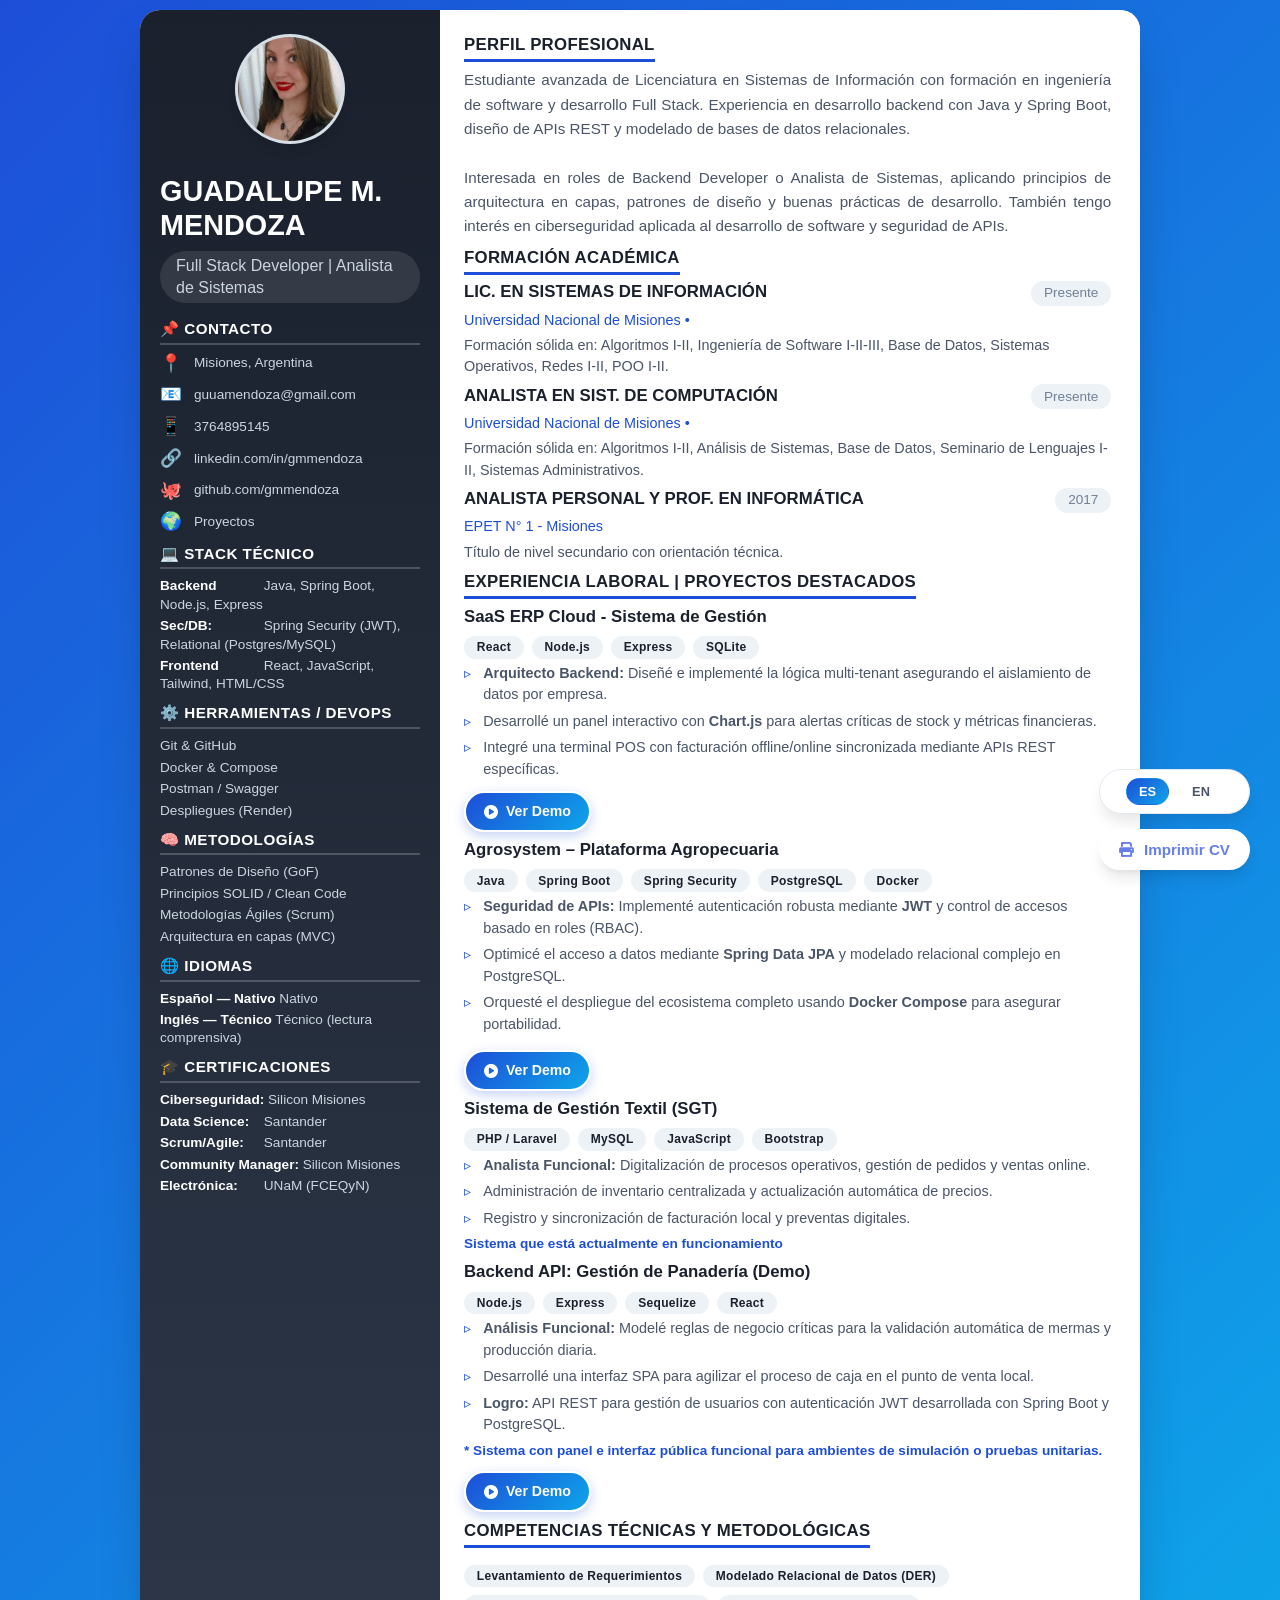
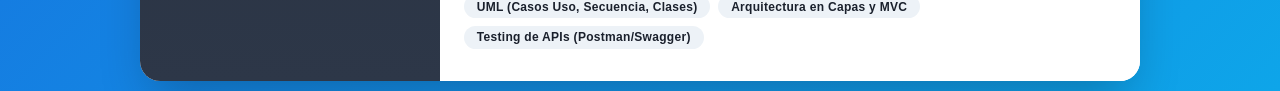
<file: cv/index.html>
<!DOCTYPE html>
<html lang="es">

<head>
    <meta charset="UTF-8">
    <meta name="viewport" content="width=device-width, initial-scale=1.0">
    <title>CV - Guadalupe Mendoza</title>
    <!-- Font Awesome -->
    <link rel="stylesheet" href="https://cdnjs.cloudflare.com/ajax/libs/font-awesome/6.0.0/css/all.min.css">
    <style>
        * {
            margin: 0;
            padding: 0;
            box-sizing: border-box;
        }

        body {
            font-family: 'Segoe UI', 'Inter', -apple-system, sans-serif;
            background: linear-gradient(135deg, #1d4ed8 0%, #0ea5e9 100%);
            display: flex;
            justify-content: center;
            align-items: flex-start;
            min-height: 100vh;
            padding: 10px;
            line-height: 1.35;
            color: #2d3748;
        }

        /* Contenedor del CV - Tamaño carta */
        .cv-container {
            max-width: 1000px;
            width: 100%;
            background-color: white;
            border-radius: 20px;
            box-shadow: 0 25px 50px -12px rgba(0, 0, 0, 0.25);
            display: grid;
            grid-template-columns: 30% 70%;
            overflow: hidden;
        }

        /* COLUMNA IZQUIERDA */
        .sidebar {
            background: linear-gradient(180deg, #1a202c 0%, #2d3748 100%);
            color: rgba(255, 255, 255, 0.9);
            padding: 1.5rem 1.25rem;
        }

        .sidebar h2 {
            color: white;
            font-size: 0.95rem;
            font-weight: 600;
            margin: 0.6rem 0 0.4rem 0;
            padding-bottom: 0.2rem;
            border-bottom: 2px solid rgba(255, 255, 255, 0.2);
            text-transform: uppercase;
            letter-spacing: 0.5px;
        }

        .sidebar h2:first-of-type {
            margin-top: 0;
        }

        .profile-img-container {
            text-align: center;
            margin-bottom: 1.5rem;
        }

        .profile-img {
            width: 110px;
            height: 110px;
            border-radius: 50%;
            object-fit: cover;
            border: 3px solid rgba(255, 255, 255, 0.2);
            box-shadow: 0 8px 12px -3px rgba(0, 0, 0, 0.1);
            background-color: #cbd5e0;
        }

        .profile-header {
            text-align: left;
            margin-bottom: 1rem;
        }

        .profile-header h1 {
            color: white;
            font-size: 1.8rem;
            font-weight: 700;
            line-height: 1.2;
            margin-bottom: 0.5rem;
        }

        .profile-header .title {
            color: #cbd5e0;
            font-size: 1rem;
            font-weight: 400;
            background: rgba(255, 255, 255, 0.1);
            display: inline-block;
            padding: 0.3rem 1rem;
            border-radius: 50px;
        }

        .contact-item {
            display: flex;
            align-items: center;
            gap: 0.75rem;
            margin-bottom: 0.5rem;
            font-size: 0.85rem;
            color: #cbd5e0;
            word-break: break-word;
        }

        .contact-item a {
            color: #cbd5e0;
            text-decoration: none;
            transition: color 0.2s;
        }

        .contact-item a:hover {
            color: white;
        }

        .icon {
            font-size: 1.1rem;
            min-width: 20px;
            text-align: center;
        }

        .skills-list {
            list-style: none;
            margin-top: 0.5rem;
        }

        .skills-list li {
            margin-bottom: 0.2rem;
            font-size: 0.85rem;
            color: #cbd5e0;
        }

        .skills-list li strong {
            color: white;
            font-weight: 600;
            display: inline-block;
            min-width: 100px;
        }

        /* COLUMNA DERECHA */
        .main-content {
            background-color: white;
            padding: 1.5rem 1.8rem 1.5rem 1.5rem;
        }

        .main-content h2 {
            color: #1a202c;
            font-size: 1.05rem;
            font-weight: 600;
            letter-spacing: 0.3px;
            margin: 0.5rem 0 0.4rem 0;
            padding-bottom: 0.15rem;
            border-bottom: 3px solid #1d4ed8;
            display: inline-block;
        }

        .main-content h2:first-of-type {
            margin-top: 0;
        }

        .section {
            margin-bottom: 0.5rem;
        }

        .profile-text {
            color: #4a5568;
            font-size: 0.95rem;
            line-height: 1.6;
            margin-bottom: 0.5rem;
            text-align: justify;
        }

        .item-card {
            margin-bottom: 0.4rem;
        }

        .item-header {
            display: flex;
            justify-content: space-between;
            align-items: baseline;
            flex-wrap: wrap;
            gap: 0.5rem;
            margin-bottom: 0.3rem;
        }

        .item-title {
            font-weight: 700;
            color: #1a202c;
            font-size: 1.05rem;
        }

        .item-subtitle {
            font-weight: 600;
            color: #4a5568;
            font-size: 0.95rem;
        }

        .item-date {
            color: #718096;
            font-size: 0.85rem;
            font-weight: 400;
            background: #edf2f7;
            padding: 0.2rem 0.8rem;
            border-radius: 50px;
        }

        .item-place {
            color: #1d4ed8;
            font-weight: 500;
            font-size: 0.9rem;
            margin-bottom: 0.3rem;
        }

        .item-description {
            color: #4a5568;
            font-size: 0.9rem;
            line-height: 1.5;
            margin-top: 0.25rem;
            padding-left: 0rem;
        }

        .item-description ul {
            list-style: none;
            margin-top: 0.25rem;
        }

        .item-description li {
            margin-bottom: 0.3rem;
            position: relative;
            padding-left: 1.2rem;
        }

        .item-description li::before {
            content: "▹";
            color: #1d4ed8;
            position: absolute;
            left: 0;
        }

        .tech-tags {
            display: flex;
            flex-wrap: wrap;
            gap: 0.5rem;
            margin: 0.5rem 0 0.2rem 0;
        }

        .tech-tag {
            background: #edf2f7;
            color: #1a202c;
            font-size: 0.75rem;
            font-weight: 600;
            padding: 0.2rem 0.8rem;
            border-radius: 50px;
            letter-spacing: 0.3px;
        }

        .project-link {
            color: #1d4ed8;
            text-decoration: none;
            font-size: 0.85rem;
            font-weight: 500;
            word-break: break-all;
        }

        .project-link:hover {
            text-decoration: underline;
        }

        .nav-actions {
            position: fixed;
            bottom: 30px;
            right: 30px;
            display: flex;
            flex-direction: column;
            gap: 15px;
            z-index: 100;
        }

        @media print {
            .nav-actions {
                display: none;
            }
        }

        .lang-switcher-cv {
            display: flex;
            gap: 10px;
            background: white;
            padding: 8px;
            border-radius: 50px;
            box-shadow: 0 10px 15px -3px rgba(0, 0, 0, 0.1);
            border: 1px solid #e2e8f0;
            justify-content: center;
        }

        .lang-btn {
            font-size: 0.8rem;
            font-weight: 700;
            color: #4a5568;
            cursor: pointer;
            transition: all 0.2s;
            padding: 5px 12px;
            border-radius: 50px;
            border: 1px solid transparent;
            background: none;
        }

        .lang-btn.active {
            color: white;
            background: linear-gradient(135deg, #1d4ed8 0%, #0ea5e9 100%);
        }

        .action-btn {
            background-color: white;
            color: #667eea;
            border: none;
            padding: 12px 20px;
            border-radius: 50px;
            cursor: pointer;
            font-weight: 600;
            font-size: 0.95rem;
            display: flex;
            align-items: center;
            gap: 10px;
            box-shadow: 0 10px 15px -3px rgba(0, 0, 0, 0.1), 0 4px 6px -2px rgba(0, 0, 0, 0.05);
            text-decoration: none;
            transition: transform 0.2s, box-shadow 0.2s, background-color 0.2s;
        }

        .action-btn:hover {
            transform: translateY(-3px);
            box-shadow: 0 20px 25px -5px rgba(0, 0, 0, 0.1), 0 10px 10px -5px rgba(0, 0, 0, 0.04);
            background-color: #f7fafc;
        }

        .btn-demo {
            background: linear-gradient(135deg, #1d4ed8 0%, #0ea5e9 100%);
            color: white;
            border: 2px solid white;
            padding: 8px 18px;
            font-size: 0.88rem;
            border-radius: 50px;
            display: inline-flex;
            align-items: center;
            gap: 8px;
            margin-top: 10px;
            width: fit-content;
            text-decoration: none;
            font-weight: 600;
            cursor: pointer;
            transition: transform 0.2s, box-shadow 0.2s, background 0.2s;
            box-shadow: 0 4px 12px rgba(29, 78, 216, .25);
        }

        /* Responsive */
        @media print {
            @page {
                size: A4;
                margin: 0;
            }

            body {
                background: white !important;
                padding: 0 !important;
                margin: 0 !important;
                -webkit-print-color-adjust: exact !important;
                print-color-adjust: exact !important;
                align-items: flex-start;
            }

            .cv-container {
                box-shadow: none !important;
                border-radius: 0 !important;
                width: 100% !important;
                max-width: 100% !important;
                min-height: 100vh;
                margin: 0 !important;
                break-inside: avoid;
                page-break-inside: avoid;
                /* Adjust grid for perfect A4 fit */
                grid-template-columns: 32% 68%;
            }

            .sidebar {
                padding: 1.5rem 1rem !important;
                min-height: 100vh;
            }

            .main-content {
                padding: 1.5rem 1.5rem 1.5rem 1.2rem !important;
            }

            .nav-actions {
                display: none !important;
            }

            /* Adjust font sizes to prevent spilling to a second page */
            html {
                font-size: 9.5px;
            }

            .profile-header h1 {
                font-size: 1.5rem;
            }

            .sidebar h2 {
                margin: 1.2rem 0 0.8rem 0;
            }

            .main-content h2 {
                margin: 1.2rem 0 0.8rem 0;
            }

            .item-card {
                margin-bottom: 0.5rem;
                break-inside: avoid;
                page-break-inside: avoid;
            }

            .section {
                margin-bottom: 0.9rem;
            }

            .profile-text {
                margin-bottom: 0.1rem;
            }

            .btn-demo {
                display: none !important;
            }

            /* Hide URL links entirely for a cleaner print OR format them nicely */
            .project-link i,
            .contact-item a i {
                color: #cbd5e0 !important;
                /* Sidebar icons */
            }

            a {
                text-decoration: none !important;
            }
        }

        @media (max-width: 700px) {
            .cv-container {
                grid-template-columns: 1fr;
            }
        }
    </style>
</head>

<body>
    <div class="nav-actions">
        <div class="lang-switcher-cv">
            <button class="lang-btn active" onclick="setLanguage('es')">ES</button>
            <button class="lang-btn" onclick="setLanguage('en')">EN</button>
        </div>
        <button class="action-btn" onclick="window.print()">
            <i class="fas fa-print"></i> <span data-i18n="cv-btn-print">Imprimir CV</span>
        </button>
    </div>

    <div class="cv-container">
        <!-- COLUMNA IZQUIERDA -->
        <div class="sidebar">
            <div class="profile-img-container">
                <img src="../profile.jpg" alt="Guadalupe Mendoza" class="profile-img">
            </div>

            <div class="profile-header">
                <h1 data-i18n="cv-title">GUADALUPE M. MENDOZA</h1>
                <div class="title" data-i18n="hero-role">Full Stack Developer | Analista de Sistemas</div>
            </div>

            <h2 data-i18n="cv-contact-h2">📌 CONTACTO</h2>
            <div class="contact-item">
                <span class="icon">📍</span> <span data-i18n="hero-meta-loc">Misiones, Argentina</span>
            </div>
            <div class="contact-item">
                <span class="icon">📧</span> <a href="mailto:guuamendoza@gmail.com">guuamendoza@gmail.com</a>
            </div>
            <div class="contact-item">
                <span class="icon">📱</span> <span>3764895145</span>
            </div>
            <div class="contact-item">
                <span class="icon">🔗</span> <a href="https://www.linkedin.com/in/gmmendoza/"
                    target="_blank">linkedin.com/in/gmmendoza</a>
            </div>
            <div class="contact-item">
                <span class="icon">🐙</span> <a href="https://github.com/gmmendoza"
                    target="_blank">github.com/gmmendoza</a>
            </div>
            <div class="contact-item">
                <span class="icon">🌍</span> <a href="../" target="_blank" data-i18n="nav-proyectos">Mi
                    Portafolio Web</a>
            </div>

            <h2 data-i18n="cv-stack-h2">💻 STACK TÉCNICO</h2>
            <ul class="skills-list">
                <li><strong data-i18n="stack-back">Backend:</strong> Java, Spring Boot, Node.js, Express</li>
                <li><strong>Sec/DB:</strong> Spring Security (JWT), Relational (Postgres/MySQL)</li>
                <li><strong data-i18n="stack-front">Frontend:</strong> React, JavaScript, Tailwind, HTML/CSS</li>
            </ul>

            <h2 data-i18n="cv-tools-h2">⚙️ HERRAMIENTAS / DEVOPS</h2>
            <ul class="skills-list">
                <li>Git & GitHub</li>
                <li>Docker & Compose</li>
                <li>Postman / Swagger</li>
                <li>Despliegues (Render)</li>
            </ul>

            <h2 data-i18n="cv-method-h2">🧠 METODOLOGÍAS</h2>
            <ul class="skills-list">
                <li data-i18n="cv-lic-desc-li1">Patrones de Diseño (GoF)</li>
                <li data-i18n="cv-lic-desc-li2">Principios SOLID / Clean Code</li>
                <li>Metodologías Ágiles (Scrum)</li>
                <li>Arquitectura en capas (MVC)</li>
            </ul>

            <h2 data-i18n="cv-langs-h2">🌐 IDIOMAS</h2>
            <ul class="skills-list">
                <li><strong data-i18n="lang-es">Español:</strong> Nativo</li>
                <li><strong data-i18n="lang-en">Inglés:</strong> Técnico (lectura comprensiva)</li>
            </ul>

            <h2 data-i18n="cv-certs-h2">🎓 CERTIFICACIONES</h2>
            <ul class="skills-list">
                <li data-i18n="cv-cert-cyber"><strong>Ciberseguridad:</strong> Silicon Misiones</li>
                <li data-i18n="cv-cert-ds"><strong>Data Science:</strong> Santander</li>
                <li data-i18n="cv-cert-scrum"><strong>Scrum/Agile:</strong> Santander</li>
                <li data-i18n="cv-cert-cm"><strong>Community Mgr:</strong> Silicon Misiones</li>
                <li data-i18n="cv-cert-electro"><strong>Electrónica:</strong> UNaM (FCEQyN)</li>
            </ul>
        </div>

        <!-- COLUMNA DERECHA -->
        <div class="main-content">
            <!-- PERFIL -->
            <section class="section">
                <h2 data-i18n="cv-profile-h2">PERFIL PROFESIONAL</h2>
                <p class="profile-text" data-i18n="cv-profile-p">
                    Estudiante avanzada de Licenciatura en Sistemas de Información con formación en ingeniería de
                    software y desarrollo Full Stack. Experiencia en desarrollo backend con Java y Spring Boot, diseño
                    de APIs REST y modelado de bases de datos relacionales.
                    <br><br>
                    Interesada en roles de Backend Developer o Analista de Sistemas, aplicando principios de
                    arquitectura en capas, patrones de diseño y buenas prácticas de desarrollo. También tengo interés en
                    ciberseguridad aplicada al desarrollo de software y seguridad de APIs.
                </p>
            </section>

            <!-- FORMACIÓN ACADÉMICA -->
            <section class="section">
                <h2 data-i18n="cv-edu-h2">FORMACIÓN ACADÉMICA</h2>

                <div class="item-card">
                    <div class="item-header">
                        <span class="item-title" data-i18n="cv-edu-lic">LIC. EN SISTEMAS DE INFORMACIÓN</span>
                        <span class="item-date" data-i18n="cv-present"> Presente</span>
                    </div>
                    <div class="item-place">Universidad Nacional de Misiones • </div>
                    <div class="item-description" data-i18n="cv-edu-lic-desc">
                        Formación sólida en: Algoritmos I-II, Ingeniería de Software I-II-III, Base de Datos, Sistemas
                        Operativos, Redes I-II, POO I-II.
                    </div>
                </div>

                <div class="item-card">
                    <div class="item-header">
                        <span class="item-title" data-i18n="cv-edu-analista">ANALISTA EN SIST. DE COMPUTACIÓN</span>
                        <span class="item-date" data-i18n="cv-present"> Presente</span>
                    </div>
                    <div class="item-place">Universidad Nacional de Misiones • </div>
                    <div class="item-description" data-i18n="cv-edu-ana-desc">
                        Formación sólida en: Algoritmos I-II, Análisis de Sistemas, Base de Datos, Seminario de
                        Lenguajes
                        I-II, Sistemas Administrativos.
                    </div>
                </div>
                <div class="item-card">
                    <div class="item-header">
                        <span class="item-title" data-i18n="cv-edu-secondary">ANALISTA PERSONAL Y PROF. EN INFORMÁTICA</span>
                        <span class="item-date">2017</span>
                    </div>
                    <div class="item-place">EPET N° 1 - Misiones</div>
                    <div class="item-description">
                        Título de nivel secundario con orientación técnica.
                    </div>
                </div>
            </section>

            <!-- EXPERIENCIA LABORAL / PROYECTOS -->
            <section class="section">
                <h2 data-i18n="cv-exp-h2">EXPERIENCIA LABORAL | PROYECTOS DESTACADOS</h2>

                <!-- Proyecto SaaS ERP -->
                <div class="item-card">
                    <div class="item-header">
                        <span class="item-title">SaaS ERP Cloud - Sistema de Gestión</span>
                    </div>
                    <div class="tech-tags">
                        <span class="tech-tag">React</span>
                        <span class="tech-tag">Node.js</span>
                        <span class="tech-tag">Express</span>
                        <span class="tech-tag">SQLite</span>
                    </div>
                    <div class="item-description">
                        <ul>
                            <li data-i18n="saas-li1">Desarrollo de ERP multi-tenant para gestión de inventarios y finanzas.</li>
                            <li data-i18n="saas-li2">Implementación de terminal POS y panel interactivo con alertas de stock.</li>
                            <li data-i18n="saas-li3">Arquitectura backend basada íntegramente en APIs REST.</li>
                        </ul>
                        <a href="../Saas.app/" class="btn-demo" target="_blank" style="margin-top: 6px;">
                            <i class="fas fa-play-circle"></i> <span data-i18n="btn-demo">Ver Demo</span>
                        </a>
                    </div>
                </div>

                <!-- Proyecto 1: Agrosystem -->
                <div class="item-card">
                    <div class="item-header">
                        <span class="item-title">Agrosystem – Plataforma Agropecuaria</span>
                    </div>
                    <div class="tech-tags">
                        <span class="tech-tag">Java</span>
                        <span class="tech-tag">Spring Boot</span>
                        <span class="tech-tag">Spring Security</span>
                        <span class="tech-tag">PostgreSQL</span>
                        <span class="tech-tag">Docker</span>
                    </div>
                    <div class="item-description">
                        <ul>
                            <li data-i18n="agro-li1">Diseño e implementación de API REST segura bajo el patrón MVC con Spring Data JPA.</li>
                            <li data-i18n="agro-li2">Autenticación mediante JWT y control de accesos basado en roles (RBAC).</li>
                            <li data-i18n="agro-li3">Despliegue de infraestructura en Docker y base de datos relacional PostgreSQL.</li>
                        </ul>
                        <a href="https://agrosystem-1.onrender.com/" class="btn-demo" target="_blank">
                            <i class="fas fa-play-circle"></i> <span data-i18n="btn-demo">Ver Demo</span>
                        </a>
                    </div>
                </div>

                <!-- Proyecto 2: SGT -->
                <div class="item-card">
                    <div class="item-header">
                        <span class="item-title">Sistema de Gestión Textil (SGT)</span>
                    </div>
                    <div class="tech-tags">
                        <span class="tech-tag">PHP / Laravel</span>
                        <span class="tech-tag">MySQL</span>
                        <span class="tech-tag">JavaScript</span>
                        <span class="tech-tag">Bootstrap</span>
                    </div>
                    <div class="item-description">
                        <ul>
                            <li data-i18n="sgt-li1">Desarrollo de aplicación B2B y B2C para digitalizar procesos de tienda y ventas.</li>
                            <li data-i18n="sgt-li2">Administración de inventario en tiempo real y actualización de catálogos.</li>
                            <li data-i18n="sgt-li3">Registro y sincronización de comercio híbrido (preventas online y facturación local).
                            </li>
                        </ul>
                        <p style="font-weight: 600; color: #1d4ed8; margin-top: 5px; font-size: 0.85rem;" data-i18n="sgt-live">* Sistema
                            desplegado en la Nube y actualmente operando para una Pyme local.</p>
                    </div>
                </div>

                <!-- Proyecto 3: Panadería -->
                <div class="item-card" id="proyecto-panaderia">
                    <div class="item-header">
                        <span class="item-title">Backend API: Gestión de Panadería (Demo)</span>
                    </div>
                    <div class="tech-tags">
                        <span class="tech-tag">Node.js</span>
                        <span class="tech-tag">Express</span>
                        <span class="tech-tag">Sequelize</span>
                        <span class="tech-tag">React</span>
                    </div>
                    <div class="item-description">
                        <ul>
                            <li data-i18n="pan-li1">Arquitectura de backend orientada a validaciones estrictas de reglas de negocio para
                                panificados.</li>
                            <li data-i18n="pan-li2">Desarrollé una interfaz Single Page Application (SPA) para interacción fluida de turnos en tiempo
                                real.</li>
                            <li data-i18n="pan-li3">Implementación de base de datos relacional para control de recetas y dependencias.</li>
                        </ul>
                        <p style="font-weight: 600; color: #1d4ed8; margin-top: 5px; font-size: 0.85rem;">* Sistema con
                            panel e interfaz pública funcional para ambientes de simulación o pruebas unitarias.</p>
                        <a href="https://gmmendoza.github.io/proyecto-panaderia/" class="btn-demo" target="_blank">
                            <i class="fas fa-play-circle"></i> <span data-i18n="btn-demo">Ver Demo</span>
                        </a>
                    </div>
                </div>
            </section>

            <section class="section">
                <h2 data-i18n="cv-comp-h2">COMPETENCIAS TÉCNICAS Y METODOLÓGICAS</h2>
                <div class="tech-tags" style="margin-top: 10px;">
                    <span class="tech-tag" data-i18n="cv-comp-req">Levantamiento de Requerimientos</span>
                    <span class="tech-tag" data-i18n="cv-comp-rel">Modelado Relacional de Datos (DER)</span>
                    <span class="tech-tag" data-i18n="cv-comp-uml">UML (Casos Uso, Secuencia, Clases)</span>
                    <span class="tech-tag" data-i18n="cv-comp-arch">Arquitectura en Capas y MVC</span>
                    <span class="tech-tag" data-i18n="cv-comp-test">Testing de APIs (Postman/Swagger)</span>
                </div>
            </section>
        </div>
    </div>
    <script src="../js/i18n.js"></script>
</body>

</html>
</file>
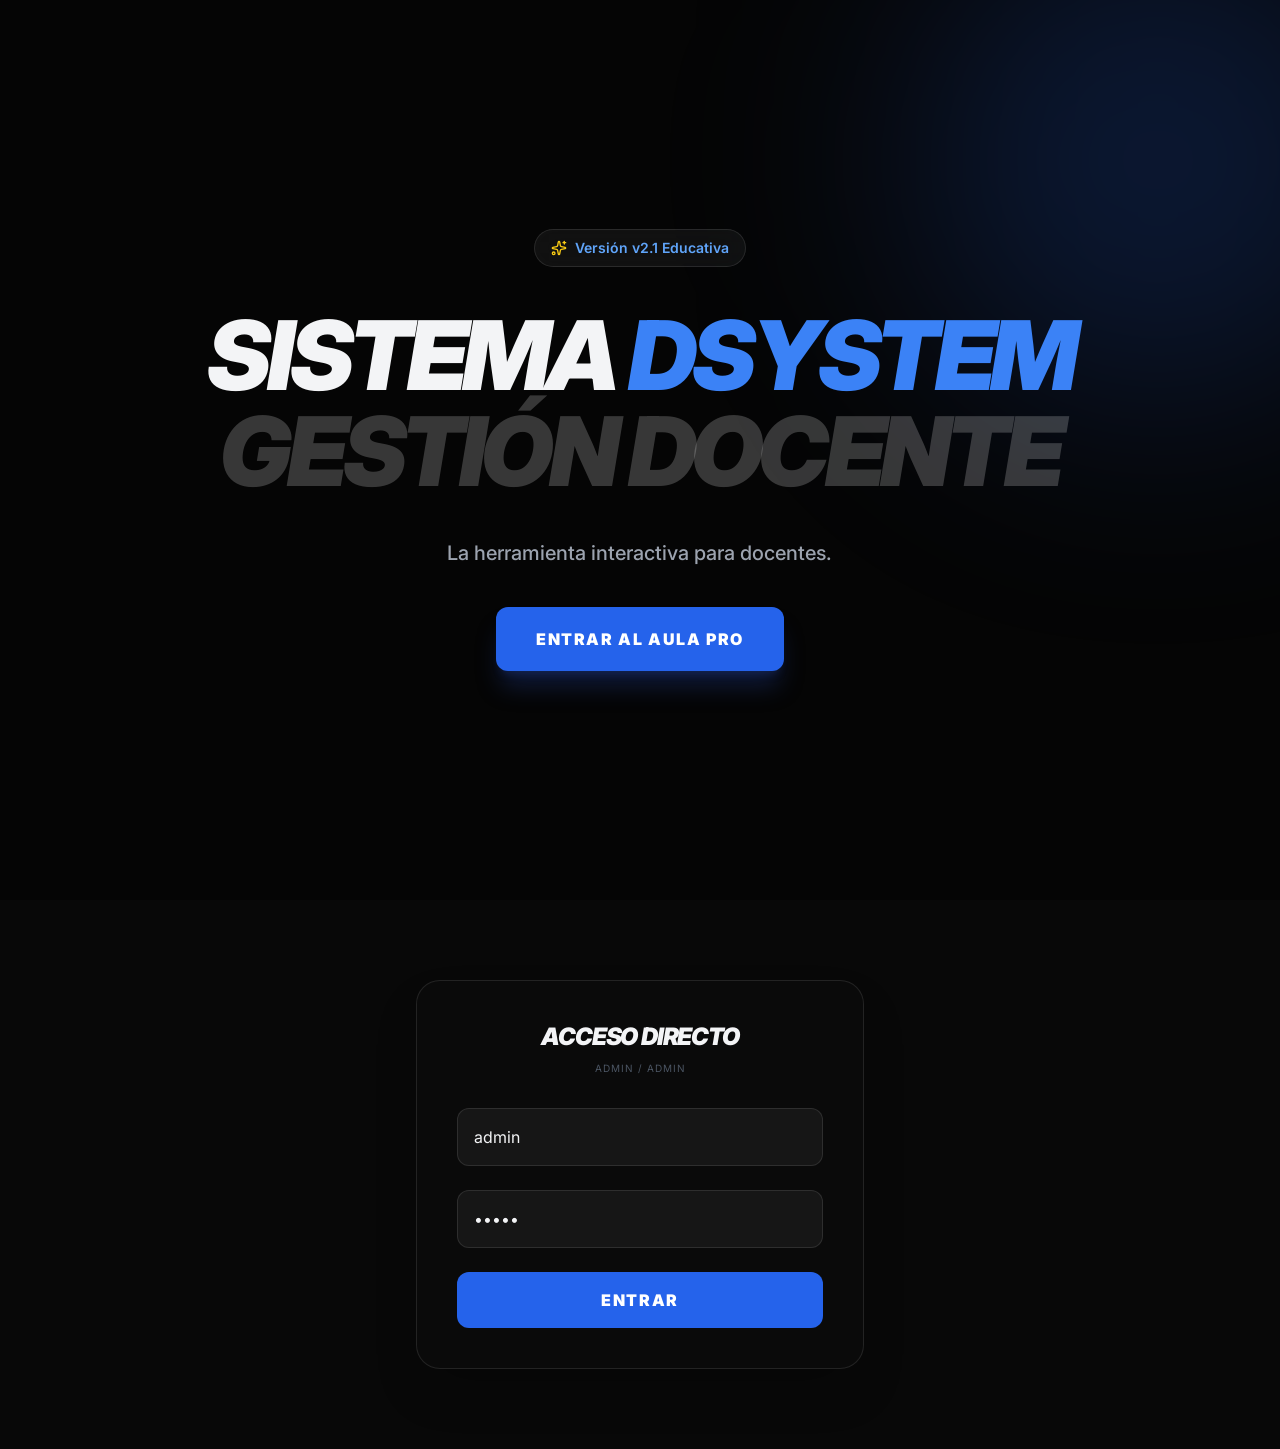
<file: demo-dsystem/index.html>
<!doctype html>
<html lang="en">
  <head>
    <meta charset="UTF-8" />
    <link rel="icon" type="image/svg+xml" href="./vite.svg" />
    <meta name="viewport" content="width=device-width, initial-scale=1.0" />
    <title>DSystem - Aula Virtual</title>
    <script type="module" crossorigin src="./assets/index-12d8b6b7.js"></script>
    <link rel="stylesheet" href="./assets/index-24980fa0.css">
  </head>
  <body>
    <div id="root"></div>
    
  </body>
</html>
</file>
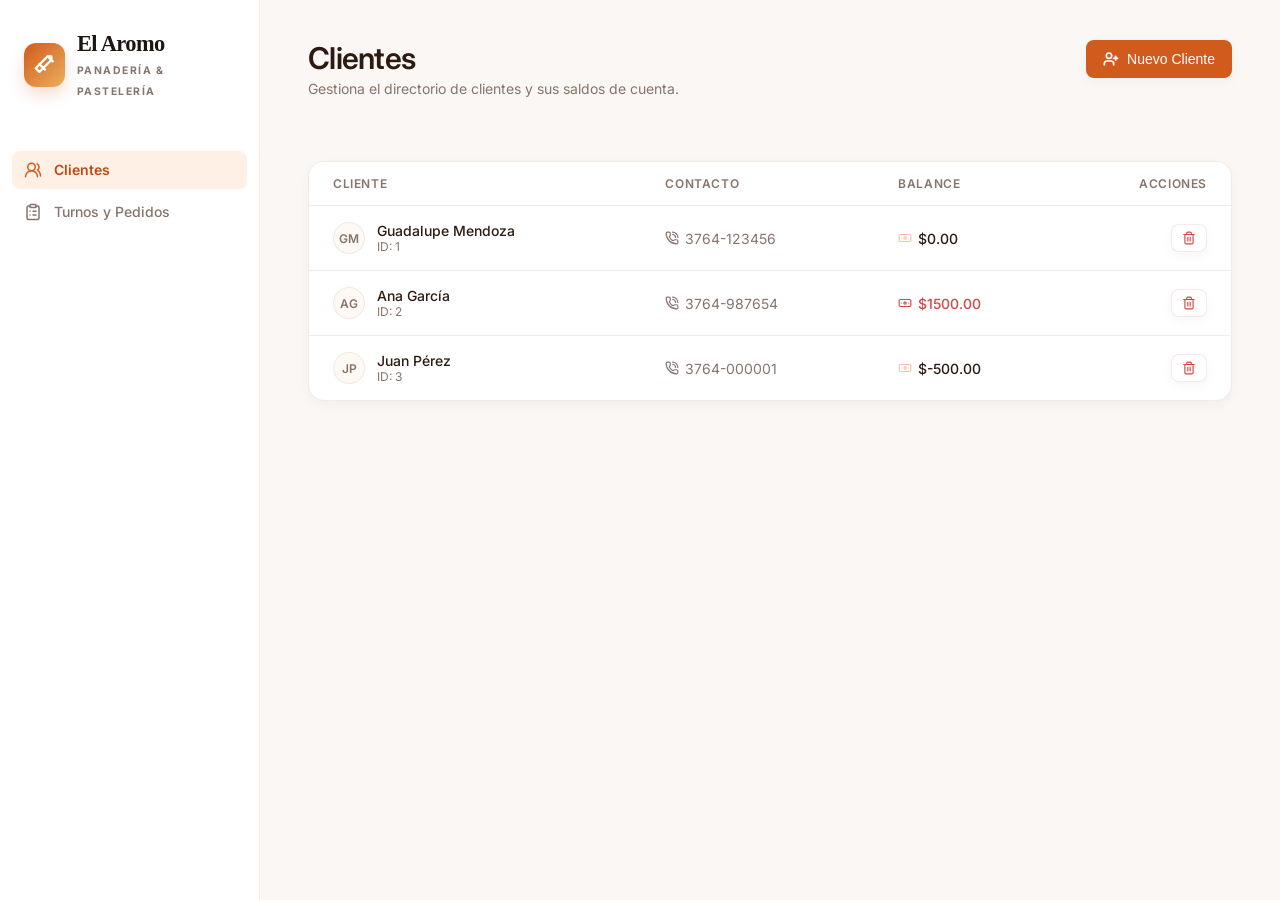
<file: demo-panaderia/index.html>
<!doctype html>
<html lang="en">
  <head>
    <meta charset="UTF-8" />
    <link rel="icon" type="image/svg+xml" href="/demo-panaderia/vite.svg" />
    <meta name="viewport" content="width=device-width, initial-scale=1.0" />
    <title>Sistema Panader├¡a El Aromo</title>
    <script type="module" crossorigin src="/demo-panaderia/assets/index-BDTlv90N.js"></script>
    <link rel="stylesheet" crossorigin href="/demo-panaderia/assets/index-CJ3dDNye.css">
  </head>
  <body>
    <div id="root"></div>
  </body>
</html>
</file>
<file: demo-dsystem/assets/index-24980fa0.css>
@import"https://fonts.googleapis.com/css2?family=Inter:wght@300;400;500;600;700&display=swap";*,:before,:after{--tw-border-spacing-x: 0;--tw-border-spacing-y: 0;--tw-translate-x: 0;--tw-translate-y: 0;--tw-rotate: 0;--tw-skew-x: 0;--tw-skew-y: 0;--tw-scale-x: 1;--tw-scale-y: 1;--tw-pan-x: ;--tw-pan-y: ;--tw-pinch-zoom: ;--tw-scroll-snap-strictness: proximity;--tw-gradient-from-position: ;--tw-gradient-via-position: ;--tw-gradient-to-position: ;--tw-ordinal: ;--tw-slashed-zero: ;--tw-numeric-figure: ;--tw-numeric-spacing: ;--tw-numeric-fraction: ;--tw-ring-inset: ;--tw-ring-offset-width: 0px;--tw-ring-offset-color: #fff;--tw-ring-color: rgb(59 130 246 / .5);--tw-ring-offset-shadow: 0 0 #0000;--tw-ring-shadow: 0 0 #0000;--tw-shadow: 0 0 #0000;--tw-shadow-colored: 0 0 #0000;--tw-blur: ;--tw-brightness: ;--tw-contrast: ;--tw-grayscale: ;--tw-hue-rotate: ;--tw-invert: ;--tw-saturate: ;--tw-sepia: ;--tw-drop-shadow: ;--tw-backdrop-blur: ;--tw-backdrop-brightness: ;--tw-backdrop-contrast: ;--tw-backdrop-grayscale: ;--tw-backdrop-hue-rotate: ;--tw-backdrop-invert: ;--tw-backdrop-opacity: ;--tw-backdrop-saturate: ;--tw-backdrop-sepia: ;--tw-contain-size: ;--tw-contain-layout: ;--tw-contain-paint: ;--tw-contain-style: }::backdrop{--tw-border-spacing-x: 0;--tw-border-spacing-y: 0;--tw-translate-x: 0;--tw-translate-y: 0;--tw-rotate: 0;--tw-skew-x: 0;--tw-skew-y: 0;--tw-scale-x: 1;--tw-scale-y: 1;--tw-pan-x: ;--tw-pan-y: ;--tw-pinch-zoom: ;--tw-scroll-snap-strictness: proximity;--tw-gradient-from-position: ;--tw-gradient-via-position: ;--tw-gradient-to-position: ;--tw-ordinal: ;--tw-slashed-zero: ;--tw-numeric-figure: ;--tw-numeric-spacing: ;--tw-numeric-fraction: ;--tw-ring-inset: ;--tw-ring-offset-width: 0px;--tw-ring-offset-color: #fff;--tw-ring-color: rgb(59 130 246 / .5);--tw-ring-offset-shadow: 0 0 #0000;--tw-ring-shadow: 0 0 #0000;--tw-shadow: 0 0 #0000;--tw-shadow-colored: 0 0 #0000;--tw-blur: ;--tw-brightness: ;--tw-contrast: ;--tw-grayscale: ;--tw-hue-rotate: ;--tw-invert: ;--tw-saturate: ;--tw-sepia: ;--tw-drop-shadow: ;--tw-backdrop-blur: ;--tw-backdrop-brightness: ;--tw-backdrop-contrast: ;--tw-backdrop-grayscale: ;--tw-backdrop-hue-rotate: ;--tw-backdrop-invert: ;--tw-backdrop-opacity: ;--tw-backdrop-saturate: ;--tw-backdrop-sepia: ;--tw-contain-size: ;--tw-contain-layout: ;--tw-contain-paint: ;--tw-contain-style: }*,:before,:after{box-sizing:border-box;border-width:0;border-style:solid;border-color:#e5e7eb}:before,:after{--tw-content: ""}html,:host{line-height:1.5;-webkit-text-size-adjust:100%;-moz-tab-size:4;-o-tab-size:4;tab-size:4;font-family:Inter,system-ui,sans-serif;font-feature-settings:normal;font-variation-settings:normal;-webkit-tap-highlight-color:transparent}body{margin:0;line-height:inherit}hr{height:0;color:inherit;border-top-width:1px}abbr:where([title]){-webkit-text-decoration:underline dotted;text-decoration:underline dotted}h1,h2,h3,h4,h5,h6{font-size:inherit;font-weight:inherit}a{color:inherit;text-decoration:inherit}b,strong{font-weight:bolder}code,kbd,samp,pre{font-family:ui-monospace,SFMono-Regular,Menlo,Monaco,Consolas,Liberation Mono,Courier New,monospace;font-feature-settings:normal;font-variation-settings:normal;font-size:1em}small{font-size:80%}sub,sup{font-size:75%;line-height:0;position:relative;vertical-align:baseline}sub{bottom:-.25em}sup{top:-.5em}table{text-indent:0;border-color:inherit;border-collapse:collapse}button,input,optgroup,select,textarea{font-family:inherit;font-feature-settings:inherit;font-variation-settings:inherit;font-size:100%;font-weight:inherit;line-height:inherit;letter-spacing:inherit;color:inherit;margin:0;padding:0}button,select{text-transform:none}button,input:where([type=button]),input:where([type=reset]),input:where([type=submit]){-webkit-appearance:button;background-color:transparent;background-image:none}:-moz-focusring{outline:auto}:-moz-ui-invalid{box-shadow:none}progress{vertical-align:baseline}::-webkit-inner-spin-button,::-webkit-outer-spin-button{height:auto}[type=search]{-webkit-appearance:textfield;outline-offset:-2px}::-webkit-search-decoration{-webkit-appearance:none}::-webkit-file-upload-button{-webkit-appearance:button;font:inherit}summary{display:list-item}blockquote,dl,dd,h1,h2,h3,h4,h5,h6,hr,figure,p,pre{margin:0}fieldset{margin:0;padding:0}legend{padding:0}ol,ul,menu{list-style:none;margin:0;padding:0}dialog{padding:0}textarea{resize:vertical}input::-moz-placeholder,textarea::-moz-placeholder{opacity:1;color:#9ca3af}input::placeholder,textarea::placeholder{opacity:1;color:#9ca3af}button,[role=button]{cursor:pointer}:disabled{cursor:default}img,svg,video,canvas,audio,iframe,embed,object{display:block;vertical-align:middle}img,video{max-width:100%;height:auto}[hidden]:where(:not([hidden=until-found])){display:none}body{--tw-bg-opacity: 1;background-color:rgb(3 7 18 / var(--tw-bg-opacity, 1));font-family:Inter,system-ui,sans-serif;--tw-text-opacity: 1;color:rgb(243 244 246 / var(--tw-text-opacity, 1));-webkit-font-smoothing:antialiased;-moz-osx-font-smoothing:grayscale}.container{width:100%}@media (min-width: 640px){.container{max-width:640px}}@media (min-width: 768px){.container{max-width:768px}}@media (min-width: 1024px){.container{max-width:1024px}}@media (min-width: 1280px){.container{max-width:1280px}}@media (min-width: 1536px){.container{max-width:1536px}}.btn-primary{border-radius:.5rem;--tw-bg-opacity: 1;background-color:rgb(37 99 235 / var(--tw-bg-opacity, 1));padding:.5rem 1rem;font-weight:600;--tw-text-opacity: 1;color:rgb(255 255 255 / var(--tw-text-opacity, 1));transition-property:color,background-color,border-color,text-decoration-color,fill,stroke;transition-timing-function:cubic-bezier(.4,0,.2,1);transition-duration:.2s}.btn-primary:hover{--tw-bg-opacity: 1;background-color:rgb(29 78 216 / var(--tw-bg-opacity, 1))}.btn-primary:disabled{cursor:not-allowed;opacity:.5}.card{border-radius:.75rem;border-width:1px;--tw-border-opacity: 1;border-color:rgb(31 41 55 / var(--tw-border-opacity, 1));--tw-bg-opacity: 1;background-color:rgb(17 24 39 / var(--tw-bg-opacity, 1));padding:1.5rem;--tw-shadow: 0 10px 15px -3px rgb(0 0 0 / .1), 0 4px 6px -4px rgb(0 0 0 / .1);--tw-shadow-colored: 0 10px 15px -3px var(--tw-shadow-color), 0 4px 6px -4px var(--tw-shadow-color);box-shadow:var(--tw-ring-offset-shadow, 0 0 #0000),var(--tw-ring-shadow, 0 0 #0000),var(--tw-shadow)}.input-field{width:100%;border-radius:.5rem;border-width:1px;--tw-border-opacity: 1;border-color:rgb(55 65 81 / var(--tw-border-opacity, 1));--tw-bg-opacity: 1;background-color:rgb(31 41 55 / var(--tw-bg-opacity, 1));padding:.625rem 1rem;--tw-text-opacity: 1;color:rgb(243 244 246 / var(--tw-text-opacity, 1))}.input-field::-moz-placeholder{--tw-placeholder-opacity: 1;color:rgb(107 114 128 / var(--tw-placeholder-opacity, 1))}.input-field::placeholder{--tw-placeholder-opacity: 1;color:rgb(107 114 128 / var(--tw-placeholder-opacity, 1))}.input-field{transition-property:color,background-color,border-color,text-decoration-color,fill,stroke,opacity,box-shadow,transform,filter,backdrop-filter;transition-timing-function:cubic-bezier(.4,0,.2,1);transition-duration:.15s}.input-field:focus{border-color:transparent;outline:2px solid transparent;outline-offset:2px;--tw-ring-offset-shadow: var(--tw-ring-inset) 0 0 0 var(--tw-ring-offset-width) var(--tw-ring-offset-color);--tw-ring-shadow: var(--tw-ring-inset) 0 0 0 calc(2px + var(--tw-ring-offset-width)) var(--tw-ring-color);box-shadow:var(--tw-ring-offset-shadow),var(--tw-ring-shadow),var(--tw-shadow, 0 0 #0000);--tw-ring-opacity: 1;--tw-ring-color: rgb(59 130 246 / var(--tw-ring-opacity, 1))}.label{margin-bottom:.25rem;display:block;font-size:.875rem;line-height:1.25rem;font-weight:500;--tw-text-opacity: 1;color:rgb(209 213 219 / var(--tw-text-opacity, 1))}.pointer-events-none{pointer-events:none}.visible{visibility:visible}.invisible{visibility:hidden}.fixed{position:fixed}.absolute{position:absolute}.relative{position:relative}.sticky{position:sticky}.-inset-0\.5{top:-.125rem;right:-.125rem;bottom:-.125rem;left:-.125rem}.inset-0{top:0;right:0;bottom:0;left:0}.inset-y-0{top:0;bottom:0}.-bottom-2{bottom:-.5rem}.-bottom-4{bottom:-1rem}.-right-1{right:-.25rem}.-right-2{right:-.5rem}.-right-4{right:-1rem}.-top-1{top:-.25rem}.-top-8{top:-2rem}.bottom-0{bottom:0}.bottom-2{bottom:.5rem}.bottom-6{bottom:1.5rem}.left-0{left:0}.left-1{left:.25rem}.left-1\/2{left:50%}.left-3{left:.75rem}.left-6{left:1.5rem}.right-0{right:0}.right-1{right:.25rem}.right-2{right:.5rem}.right-4{right:1rem}.right-6{right:1.5rem}.right-\[-10\%\]{right:-10%}.top-0{top:0}.top-1{top:.25rem}.top-1\/2{top:50%}.top-2{top:.5rem}.top-24{top:6rem}.top-3{top:.75rem}.top-\[-10\%\]{top:-10%}.top-full{top:100%}.-z-10{z-index:-10}.z-10{z-index:10}.z-30{z-index:30}.z-40{z-index:40}.z-50{z-index:50}.z-\[100\]{z-index:100}.z-\[200\]{z-index:200}.mx-1{margin-left:.25rem;margin-right:.25rem}.mx-2{margin-left:.5rem;margin-right:.5rem}.mx-6{margin-left:1.5rem;margin-right:1.5rem}.mx-auto{margin-left:auto;margin-right:auto}.my-2{margin-top:.5rem;margin-bottom:.5rem}.mb-1{margin-bottom:.25rem}.mb-10{margin-bottom:2.5rem}.mb-2{margin-bottom:.5rem}.mb-4{margin-bottom:1rem}.mb-6{margin-bottom:1.5rem}.mb-8{margin-bottom:2rem}.ml-2{margin-left:.5rem}.mr-2{margin-right:.5rem}.mt-0\.5{margin-top:.125rem}.mt-1{margin-top:.25rem}.mt-2{margin-top:.5rem}.mt-4{margin-top:1rem}.mt-8{margin-top:2rem}.mt-auto{margin-top:auto}.line-clamp-1{overflow:hidden;display:-webkit-box;-webkit-box-orient:vertical;-webkit-line-clamp:1}.block{display:block}.flex{display:flex}.inline-flex{display:inline-flex}.table{display:table}.grid{display:grid}.hidden{display:none}.aspect-square{aspect-ratio:1 / 1}.aspect-video{aspect-ratio:16 / 9}.h-0\.5{height:.125rem}.h-1{height:.25rem}.h-1\.5{height:.375rem}.h-10{height:2.5rem}.h-11{height:2.75rem}.h-12{height:3rem}.h-14{height:3.5rem}.h-16{height:4rem}.h-2{height:.5rem}.h-20{height:5rem}.h-3{height:.75rem}.h-32{height:8rem}.h-4{height:1rem}.h-44{height:11rem}.h-5{height:1.25rem}.h-6{height:1.5rem}.h-64{height:16rem}.h-7{height:1.75rem}.h-8{height:2rem}.h-\[1px\]{height:1px}.h-\[500px\]{height:500px}.h-\[550px\]{height:550px}.h-full{height:100%}.h-screen{height:100vh}.max-h-\[95vh\]{max-height:95vh}.min-h-\[100px\]{min-height:100px}.min-h-\[150px\]{min-height:150px}.min-h-\[200px\]{min-height:200px}.min-h-\[300px\]{min-height:300px}.min-h-\[400px\]{min-height:400px}.min-h-\[600px\]{min-height:600px}.min-h-screen{min-height:100vh}.w-1{width:.25rem}.w-1\.5{width:.375rem}.w-1\/3{width:33.333333%}.w-1\/4{width:25%}.w-10{width:2.5rem}.w-11{width:2.75rem}.w-12{width:3rem}.w-14{width:3.5rem}.w-16{width:4rem}.w-2{width:.5rem}.w-20{width:5rem}.w-3{width:.75rem}.w-4{width:1rem}.w-5{width:1.25rem}.w-56{width:14rem}.w-6{width:1.5rem}.w-7{width:1.75rem}.w-72{width:18rem}.w-8{width:2rem}.w-\[1px\]{width:1px}.w-\[380px\]{width:380px}.w-\[500px\]{width:500px}.w-\[85\%\]{width:85%}.w-full{width:100%}.min-w-0{min-width:0px}.min-w-\[200px\]{min-width:200px}.min-w-\[300px\]{min-width:300px}.max-w-2xl{max-width:42rem}.max-w-5xl{max-width:64rem}.max-w-6xl{max-width:72rem}.max-w-7xl{max-width:80rem}.max-w-\[150px\]{max-width:150px}.max-w-\[250px\]{max-width:250px}.max-w-\[85\%\]{max-width:85%}.max-w-\[850px\]{max-width:850px}.max-w-md{max-width:28rem}.max-w-sm{max-width:24rem}.max-w-xl{max-width:36rem}.flex-1{flex:1 1 0%}.flex-shrink-0{flex-shrink:0}.origin-top-right{transform-origin:top right}.-translate-x-1\/2{--tw-translate-x: -50%;transform:translate(var(--tw-translate-x),var(--tw-translate-y)) rotate(var(--tw-rotate)) skew(var(--tw-skew-x)) skewY(var(--tw-skew-y)) scaleX(var(--tw-scale-x)) scaleY(var(--tw-scale-y))}.-translate-x-full{--tw-translate-x: -100%;transform:translate(var(--tw-translate-x),var(--tw-translate-y)) rotate(var(--tw-rotate)) skew(var(--tw-skew-x)) skewY(var(--tw-skew-y)) scaleX(var(--tw-scale-x)) scaleY(var(--tw-scale-y))}.-translate-y-1\/2{--tw-translate-y: -50%;transform:translate(var(--tw-translate-x),var(--tw-translate-y)) rotate(var(--tw-rotate)) skew(var(--tw-skew-x)) skewY(var(--tw-skew-y)) scaleX(var(--tw-scale-x)) scaleY(var(--tw-scale-y))}.translate-x-0{--tw-translate-x: 0px;transform:translate(var(--tw-translate-x),var(--tw-translate-y)) rotate(var(--tw-rotate)) skew(var(--tw-skew-x)) skewY(var(--tw-skew-y)) scaleX(var(--tw-scale-x)) scaleY(var(--tw-scale-y))}.translate-x-\[-10px\]{--tw-translate-x: -10px;transform:translate(var(--tw-translate-x),var(--tw-translate-y)) rotate(var(--tw-rotate)) skew(var(--tw-skew-x)) skewY(var(--tw-skew-y)) scaleX(var(--tw-scale-x)) scaleY(var(--tw-scale-y))}.translate-y-2{--tw-translate-y: .5rem;transform:translate(var(--tw-translate-x),var(--tw-translate-y)) rotate(var(--tw-rotate)) skew(var(--tw-skew-x)) skewY(var(--tw-skew-y)) scaleX(var(--tw-scale-x)) scaleY(var(--tw-scale-y))}.-rotate-12{--tw-rotate: -12deg;transform:translate(var(--tw-translate-x),var(--tw-translate-y)) rotate(var(--tw-rotate)) skew(var(--tw-skew-x)) skewY(var(--tw-skew-y)) scaleX(var(--tw-scale-x)) scaleY(var(--tw-scale-y))}.rotate-3{--tw-rotate: 3deg;transform:translate(var(--tw-translate-x),var(--tw-translate-y)) rotate(var(--tw-rotate)) skew(var(--tw-skew-x)) skewY(var(--tw-skew-y)) scaleX(var(--tw-scale-x)) scaleY(var(--tw-scale-y))}.transform{transform:translate(var(--tw-translate-x),var(--tw-translate-y)) rotate(var(--tw-rotate)) skew(var(--tw-skew-x)) skewY(var(--tw-skew-y)) scaleX(var(--tw-scale-x)) scaleY(var(--tw-scale-y))}@keyframes bounce{0%,to{transform:translateY(-25%);animation-timing-function:cubic-bezier(.8,0,1,1)}50%{transform:none;animation-timing-function:cubic-bezier(0,0,.2,1)}}.animate-bounce{animation:bounce 1s infinite}@keyframes ping{75%,to{transform:scale(2);opacity:0}}.animate-ping{animation:ping 1s cubic-bezier(0,0,.2,1) infinite}@keyframes pulse{50%{opacity:.5}}.animate-pulse{animation:pulse 2s cubic-bezier(.4,0,.6,1) infinite}@keyframes spin{to{transform:rotate(360deg)}}.animate-spin{animation:spin 1s linear infinite}.cursor-grab{cursor:grab}.cursor-pointer{cursor:pointer}.resize-none{resize:none}.grid-cols-1{grid-template-columns:repeat(1,minmax(0,1fr))}.grid-cols-2{grid-template-columns:repeat(2,minmax(0,1fr))}.grid-cols-3{grid-template-columns:repeat(3,minmax(0,1fr))}.grid-cols-7{grid-template-columns:repeat(7,minmax(0,1fr))}.flex-row-reverse{flex-direction:row-reverse}.flex-col{flex-direction:column}.flex-wrap{flex-wrap:wrap}.items-start{align-items:flex-start}.items-end{align-items:flex-end}.items-center{align-items:center}.justify-start{justify-content:flex-start}.justify-end{justify-content:flex-end}.justify-center{justify-content:center}.justify-between{justify-content:space-between}.gap-1{gap:.25rem}.gap-1\.5{gap:.375rem}.gap-10{gap:2.5rem}.gap-12{gap:3rem}.gap-2{gap:.5rem}.gap-3{gap:.75rem}.gap-4{gap:1rem}.gap-6{gap:1.5rem}.gap-8{gap:2rem}.gap-x-3{-moz-column-gap:.75rem;column-gap:.75rem}.gap-y-1{row-gap:.25rem}.space-y-1>:not([hidden])~:not([hidden]){--tw-space-y-reverse: 0;margin-top:calc(.25rem * calc(1 - var(--tw-space-y-reverse)));margin-bottom:calc(.25rem * var(--tw-space-y-reverse))}.space-y-10>:not([hidden])~:not([hidden]){--tw-space-y-reverse: 0;margin-top:calc(2.5rem * calc(1 - var(--tw-space-y-reverse)));margin-bottom:calc(2.5rem * var(--tw-space-y-reverse))}.space-y-12>:not([hidden])~:not([hidden]){--tw-space-y-reverse: 0;margin-top:calc(3rem * calc(1 - var(--tw-space-y-reverse)));margin-bottom:calc(3rem * var(--tw-space-y-reverse))}.space-y-16>:not([hidden])~:not([hidden]){--tw-space-y-reverse: 0;margin-top:calc(4rem * calc(1 - var(--tw-space-y-reverse)));margin-bottom:calc(4rem * var(--tw-space-y-reverse))}.space-y-2>:not([hidden])~:not([hidden]){--tw-space-y-reverse: 0;margin-top:calc(.5rem * calc(1 - var(--tw-space-y-reverse)));margin-bottom:calc(.5rem * var(--tw-space-y-reverse))}.space-y-3>:not([hidden])~:not([hidden]){--tw-space-y-reverse: 0;margin-top:calc(.75rem * calc(1 - var(--tw-space-y-reverse)));margin-bottom:calc(.75rem * var(--tw-space-y-reverse))}.space-y-4>:not([hidden])~:not([hidden]){--tw-space-y-reverse: 0;margin-top:calc(1rem * calc(1 - var(--tw-space-y-reverse)));margin-bottom:calc(1rem * var(--tw-space-y-reverse))}.space-y-6>:not([hidden])~:not([hidden]){--tw-space-y-reverse: 0;margin-top:calc(1.5rem * calc(1 - var(--tw-space-y-reverse)));margin-bottom:calc(1.5rem * var(--tw-space-y-reverse))}.space-y-8>:not([hidden])~:not([hidden]){--tw-space-y-reverse: 0;margin-top:calc(2rem * calc(1 - var(--tw-space-y-reverse)));margin-bottom:calc(2rem * var(--tw-space-y-reverse))}.divide-y>:not([hidden])~:not([hidden]){--tw-divide-y-reverse: 0;border-top-width:calc(1px * calc(1 - var(--tw-divide-y-reverse)));border-bottom-width:calc(1px * var(--tw-divide-y-reverse))}.divide-white\/5>:not([hidden])~:not([hidden]){border-color:#ffffff0d}.self-end{align-self:flex-end}.overflow-hidden{overflow:hidden}.overflow-x-auto{overflow-x:auto}.overflow-y-auto{overflow-y:auto}.truncate{overflow:hidden;text-overflow:ellipsis;white-space:nowrap}.whitespace-nowrap{white-space:nowrap}.rounded{border-radius:.25rem}.rounded-2xl{border-radius:1rem}.rounded-3xl{border-radius:1.5rem}.rounded-\[2\.5rem\]{border-radius:2.5rem}.rounded-\[2rem\]{border-radius:2rem}.rounded-\[3rem\]{border-radius:3rem}.rounded-full{border-radius:9999px}.rounded-lg{border-radius:.5rem}.rounded-xl{border-radius:.75rem}.rounded-t-2xl{border-top-left-radius:1rem;border-top-right-radius:1rem}.rounded-tl-none{border-top-left-radius:0}.rounded-tr-none{border-top-right-radius:0}.border{border-width:1px}.border-2{border-width:2px}.border-b{border-bottom-width:1px}.border-b-2{border-bottom-width:2px}.border-b-4{border-bottom-width:4px}.border-l{border-left-width:1px}.border-l-4{border-left-width:4px}.border-r{border-right-width:1px}.border-t{border-top-width:1px}.border-t-2{border-top-width:2px}.border-dashed{border-style:dashed}.border-none{border-style:none}.border-black{--tw-border-opacity: 1;border-color:rgb(0 0 0 / var(--tw-border-opacity, 1))}.border-emerald-500{--tw-border-opacity: 1;border-color:rgb(16 185 129 / var(--tw-border-opacity, 1))}.border-gray-100{--tw-border-opacity: 1;border-color:rgb(243 244 246 / var(--tw-border-opacity, 1))}.border-gray-200{--tw-border-opacity: 1;border-color:rgb(229 231 235 / var(--tw-border-opacity, 1))}.border-gray-700{--tw-border-opacity: 1;border-color:rgb(55 65 81 / var(--tw-border-opacity, 1))}.border-gray-800{--tw-border-opacity: 1;border-color:rgb(31 41 55 / var(--tw-border-opacity, 1))}.border-gray-900{--tw-border-opacity: 1;border-color:rgb(17 24 39 / var(--tw-border-opacity, 1))}.border-green-500{--tw-border-opacity: 1;border-color:rgb(34 197 94 / var(--tw-border-opacity, 1))}.border-green-500\/20{border-color:#22c55e33}.border-orange-500\/20{border-color:#f9731633}.border-primary-500{--tw-border-opacity: 1;border-color:rgb(59 130 246 / var(--tw-border-opacity, 1))}.border-primary-500\/10{border-color:#3b82f61a}.border-primary-500\/20{border-color:#3b82f633}.border-primary-500\/30{border-color:#3b82f64d}.border-primary-600{--tw-border-opacity: 1;border-color:rgb(37 99 235 / var(--tw-border-opacity, 1))}.border-red-500{--tw-border-opacity: 1;border-color:rgb(239 68 68 / var(--tw-border-opacity, 1))}.border-red-500\/20{border-color:#ef444433}.border-red-800{--tw-border-opacity: 1;border-color:rgb(153 27 27 / var(--tw-border-opacity, 1))}.border-red-900\/20{border-color:#7f1d1d33}.border-white\/10{border-color:#ffffff1a}.border-white\/5{border-color:#ffffff0d}.border-yellow-700{--tw-border-opacity: 1;border-color:rgb(161 98 7 / var(--tw-border-opacity, 1))}.bg-\[\#050505\]{--tw-bg-opacity: 1;background-color:rgb(5 5 5 / var(--tw-bg-opacity, 1))}.bg-\[\#050505\]\/80{background-color:#050505cc}.bg-\[\#080808\]{--tw-bg-opacity: 1;background-color:rgb(8 8 8 / var(--tw-bg-opacity, 1))}.bg-\[\#0A0A0A\]{--tw-bg-opacity: 1;background-color:rgb(10 10 10 / var(--tw-bg-opacity, 1))}.bg-\[\#0A0A0A\]\/90{background-color:#0a0a0ae6}.bg-\[\#0F0F0F\]{--tw-bg-opacity: 1;background-color:rgb(15 15 15 / var(--tw-bg-opacity, 1))}.bg-\[\#0a0a0a\]{--tw-bg-opacity: 1;background-color:rgb(10 10 10 / var(--tw-bg-opacity, 1))}.bg-amber-400\/10{background-color:#fbbf241a}.bg-amber-500{--tw-bg-opacity: 1;background-color:rgb(245 158 11 / var(--tw-bg-opacity, 1))}.bg-amber-500\/10{background-color:#f59e0b1a}.bg-amber-600{--tw-bg-opacity: 1;background-color:rgb(217 119 6 / var(--tw-bg-opacity, 1))}.bg-black{--tw-bg-opacity: 1;background-color:rgb(0 0 0 / var(--tw-bg-opacity, 1))}.bg-black\/20{background-color:#0003}.bg-black\/40{background-color:#0006}.bg-black\/60{background-color:#0009}.bg-black\/80{background-color:#000c}.bg-black\/90{background-color:#000000e6}.bg-blue-500\/10{background-color:#3b82f61a}.bg-emerald-950\/90{background-color:#022c22e6}.bg-gray-100{--tw-bg-opacity: 1;background-color:rgb(243 244 246 / var(--tw-bg-opacity, 1))}.bg-gray-200{--tw-bg-opacity: 1;background-color:rgb(229 231 235 / var(--tw-bg-opacity, 1))}.bg-gray-50{--tw-bg-opacity: 1;background-color:rgb(249 250 251 / var(--tw-bg-opacity, 1))}.bg-gray-50\/50{background-color:#f9fafb80}.bg-gray-600{--tw-bg-opacity: 1;background-color:rgb(75 85 99 / var(--tw-bg-opacity, 1))}.bg-gray-700{--tw-bg-opacity: 1;background-color:rgb(55 65 81 / var(--tw-bg-opacity, 1))}.bg-gray-700\/50{background-color:#37415180}.bg-gray-800{--tw-bg-opacity: 1;background-color:rgb(31 41 55 / var(--tw-bg-opacity, 1))}.bg-gray-800\/40{background-color:#1f293766}.bg-gray-900{--tw-bg-opacity: 1;background-color:rgb(17 24 39 / var(--tw-bg-opacity, 1))}.bg-gray-900\/95{background-color:#111827f2}.bg-gray-950{--tw-bg-opacity: 1;background-color:rgb(3 7 18 / var(--tw-bg-opacity, 1))}.bg-green-500{--tw-bg-opacity: 1;background-color:rgb(34 197 94 / var(--tw-bg-opacity, 1))}.bg-green-500\/10{background-color:#22c55e1a}.bg-green-600\/10{background-color:#16a34a1a}.bg-indigo-600{--tw-bg-opacity: 1;background-color:rgb(79 70 229 / var(--tw-bg-opacity, 1))}.bg-orange-500{--tw-bg-opacity: 1;background-color:rgb(249 115 22 / var(--tw-bg-opacity, 1))}.bg-orange-500\/10{background-color:#f973161a}.bg-primary-500{--tw-bg-opacity: 1;background-color:rgb(59 130 246 / var(--tw-bg-opacity, 1))}.bg-primary-500\/10{background-color:#3b82f61a}.bg-primary-500\/20{background-color:#3b82f633}.bg-primary-500\/50{background-color:#3b82f680}.bg-primary-500\/\[0\.03\]{background-color:#3b82f608}.bg-primary-600{--tw-bg-opacity: 1;background-color:rgb(37 99 235 / var(--tw-bg-opacity, 1))}.bg-primary-600\/10{background-color:#2563eb1a}.bg-primary-600\/20{background-color:#2563eb33}.bg-primary-600\/5{background-color:#2563eb0d}.bg-red-500{--tw-bg-opacity: 1;background-color:rgb(239 68 68 / var(--tw-bg-opacity, 1))}.bg-red-500\/10{background-color:#ef44441a}.bg-red-600{--tw-bg-opacity: 1;background-color:rgb(220 38 38 / var(--tw-bg-opacity, 1))}.bg-red-600\/10{background-color:#dc26261a}.bg-red-900\/30{background-color:#7f1d1d4d}.bg-red-950\/10{background-color:#450a0a1a}.bg-red-950\/90{background-color:#450a0ae6}.bg-transparent{background-color:transparent}.bg-violet-600{--tw-bg-opacity: 1;background-color:rgb(124 58 237 / var(--tw-bg-opacity, 1))}.bg-white{--tw-bg-opacity: 1;background-color:rgb(255 255 255 / var(--tw-bg-opacity, 1))}.bg-white\/10{background-color:#ffffff1a}.bg-white\/5{background-color:#ffffff0d}.bg-white\/\[0\.01\]{background-color:#ffffff03}.bg-white\/\[0\.02\]{background-color:#ffffff05}.bg-white\/\[0\.03\]{background-color:#ffffff08}.bg-yellow-900\/90{background-color:#713f12e6}.bg-gradient-to-b{background-image:linear-gradient(to bottom,var(--tw-gradient-stops))}.bg-gradient-to-br{background-image:linear-gradient(to bottom right,var(--tw-gradient-stops))}.bg-gradient-to-r{background-image:linear-gradient(to right,var(--tw-gradient-stops))}.bg-gradient-to-t{background-image:linear-gradient(to top,var(--tw-gradient-stops))}.bg-gradient-to-tr{background-image:linear-gradient(to top right,var(--tw-gradient-stops))}.from-\[\#0A0A0A\]{--tw-gradient-from: #0A0A0A var(--tw-gradient-from-position);--tw-gradient-to: rgb(10 10 10 / 0) var(--tw-gradient-to-position);--tw-gradient-stops: var(--tw-gradient-from), var(--tw-gradient-to)}.from-primary-600{--tw-gradient-from: #2563eb var(--tw-gradient-from-position);--tw-gradient-to: rgb(37 99 235 / 0) var(--tw-gradient-to-position);--tw-gradient-stops: var(--tw-gradient-from), var(--tw-gradient-to)}.from-primary-600\/20{--tw-gradient-from: rgb(37 99 235 / .2) var(--tw-gradient-from-position);--tw-gradient-to: rgb(37 99 235 / 0) var(--tw-gradient-to-position);--tw-gradient-stops: var(--tw-gradient-from), var(--tw-gradient-to)}.from-transparent{--tw-gradient-from: transparent var(--tw-gradient-from-position);--tw-gradient-to: rgb(0 0 0 / 0) var(--tw-gradient-to-position);--tw-gradient-stops: var(--tw-gradient-from), var(--tw-gradient-to)}.from-violet-600\/20{--tw-gradient-from: rgb(124 58 237 / .2) var(--tw-gradient-from-position);--tw-gradient-to: rgb(124 58 237 / 0) var(--tw-gradient-to-position);--tw-gradient-stops: var(--tw-gradient-from), var(--tw-gradient-to)}.to-black{--tw-gradient-to: #000 var(--tw-gradient-to-position)}.to-black\/50{--tw-gradient-to: rgb(0 0 0 / .5) var(--tw-gradient-to-position)}.to-blue-600{--tw-gradient-to: #2563eb var(--tw-gradient-to-position)}.to-indigo-600\/20{--tw-gradient-to: rgb(79 70 229 / .2) var(--tw-gradient-to-position)}.to-primary-500{--tw-gradient-to: #3b82f6 var(--tw-gradient-to-position)}.to-violet-500{--tw-gradient-to: #8b5cf6 var(--tw-gradient-to-position)}.object-contain{-o-object-fit:contain;object-fit:contain}.object-cover{-o-object-fit:cover;object-fit:cover}.p-1{padding:.25rem}.p-10{padding:2.5rem}.p-12{padding:3rem}.p-2{padding:.5rem}.p-3{padding:.75rem}.p-4{padding:1rem}.p-5{padding:1.25rem}.p-6{padding:1.5rem}.p-8{padding:2rem}.p-\[1px\]{padding:1px}.px-1{padding-left:.25rem;padding-right:.25rem}.px-10{padding-left:2.5rem;padding-right:2.5rem}.px-2{padding-left:.5rem;padding-right:.5rem}.px-3{padding-left:.75rem;padding-right:.75rem}.px-4{padding-left:1rem;padding-right:1rem}.px-6{padding-left:1.5rem;padding-right:1.5rem}.px-8{padding-left:2rem;padding-right:2rem}.py-0\.5{padding-top:.125rem;padding-bottom:.125rem}.py-1{padding-top:.25rem;padding-bottom:.25rem}.py-1\.5{padding-top:.375rem;padding-bottom:.375rem}.py-10{padding-top:2.5rem;padding-bottom:2.5rem}.py-12{padding-top:3rem;padding-bottom:3rem}.py-2{padding-top:.5rem;padding-bottom:.5rem}.py-20{padding-top:5rem;padding-bottom:5rem}.py-3{padding-top:.75rem;padding-bottom:.75rem}.py-4{padding-top:1rem;padding-bottom:1rem}.py-5{padding-top:1.25rem;padding-bottom:1.25rem}.py-6{padding-top:1.5rem;padding-bottom:1.5rem}.pb-10{padding-bottom:2.5rem}.pb-2{padding-bottom:.5rem}.pb-20{padding-bottom:5rem}.pb-4{padding-bottom:1rem}.pb-\[1px\]{padding-bottom:1px}.pl-10{padding-left:2.5rem}.pl-12{padding-left:3rem}.pl-16{padding-left:4rem}.pl-3{padding-left:.75rem}.pl-4{padding-left:1rem}.pl-6{padding-left:1.5rem}.pr-8{padding-right:2rem}.pt-20{padding-top:5rem}.pt-4{padding-top:1rem}.pt-6{padding-top:1.5rem}.text-left{text-align:left}.text-center{text-align:center}.text-right{text-align:right}.font-sans{font-family:Inter,system-ui,sans-serif}.text-2xl{font-size:1.5rem;line-height:2rem}.text-3xl{font-size:1.875rem;line-height:2.25rem}.text-4xl{font-size:2.25rem;line-height:2.5rem}.text-5xl{font-size:3rem;line-height:1}.text-6xl{font-size:3.75rem;line-height:1}.text-\[10px\]{font-size:10px}.text-\[11px\]{font-size:11px}.text-\[7px\]{font-size:7px}.text-\[8px\]{font-size:8px}.text-\[9px\]{font-size:9px}.text-sm{font-size:.875rem;line-height:1.25rem}.text-xl{font-size:1.25rem;line-height:1.75rem}.text-xs{font-size:.75rem;line-height:1rem}.font-black{font-weight:900}.font-bold{font-weight:700}.font-medium{font-weight:500}.font-semibold{font-weight:600}.uppercase{text-transform:uppercase}.italic{font-style:italic}.not-italic{font-style:normal}.leading-none{line-height:1}.leading-relaxed{line-height:1.625}.leading-tight{line-height:1.25}.tracking-\[0\.2em\]{letter-spacing:.2em}.tracking-\[0\.3em\]{letter-spacing:.3em}.tracking-\[0\.4em\]{letter-spacing:.4em}.tracking-tight{letter-spacing:-.025em}.tracking-tighter{letter-spacing:-.05em}.tracking-wider{letter-spacing:.05em}.tracking-widest{letter-spacing:.1em}.text-amber-400{--tw-text-opacity: 1;color:rgb(251 191 36 / var(--tw-text-opacity, 1))}.text-amber-500{--tw-text-opacity: 1;color:rgb(245 158 11 / var(--tw-text-opacity, 1))}.text-blue-500{--tw-text-opacity: 1;color:rgb(59 130 246 / var(--tw-text-opacity, 1))}.text-emerald-400{--tw-text-opacity: 1;color:rgb(52 211 153 / var(--tw-text-opacity, 1))}.text-gray-100{--tw-text-opacity: 1;color:rgb(243 244 246 / var(--tw-text-opacity, 1))}.text-gray-200{--tw-text-opacity: 1;color:rgb(229 231 235 / var(--tw-text-opacity, 1))}.text-gray-300{--tw-text-opacity: 1;color:rgb(209 213 219 / var(--tw-text-opacity, 1))}.text-gray-400{--tw-text-opacity: 1;color:rgb(156 163 175 / var(--tw-text-opacity, 1))}.text-gray-500{--tw-text-opacity: 1;color:rgb(107 114 128 / var(--tw-text-opacity, 1))}.text-gray-600{--tw-text-opacity: 1;color:rgb(75 85 99 / var(--tw-text-opacity, 1))}.text-gray-700{--tw-text-opacity: 1;color:rgb(55 65 81 / var(--tw-text-opacity, 1))}.text-gray-800{--tw-text-opacity: 1;color:rgb(31 41 55 / var(--tw-text-opacity, 1))}.text-gray-900{--tw-text-opacity: 1;color:rgb(17 24 39 / var(--tw-text-opacity, 1))}.text-green-400{--tw-text-opacity: 1;color:rgb(74 222 128 / var(--tw-text-opacity, 1))}.text-green-500{--tw-text-opacity: 1;color:rgb(34 197 94 / var(--tw-text-opacity, 1))}.text-indigo-500{--tw-text-opacity: 1;color:rgb(99 102 241 / var(--tw-text-opacity, 1))}.text-orange-400{--tw-text-opacity: 1;color:rgb(251 146 60 / var(--tw-text-opacity, 1))}.text-orange-500{--tw-text-opacity: 1;color:rgb(249 115 22 / var(--tw-text-opacity, 1))}.text-primary-400{--tw-text-opacity: 1;color:rgb(96 165 250 / var(--tw-text-opacity, 1))}.text-primary-500{--tw-text-opacity: 1;color:rgb(59 130 246 / var(--tw-text-opacity, 1))}.text-primary-500\/10{color:#3b82f61a}.text-primary-600{--tw-text-opacity: 1;color:rgb(37 99 235 / var(--tw-text-opacity, 1))}.text-primary-700{--tw-text-opacity: 1;color:rgb(29 78 216 / var(--tw-text-opacity, 1))}.text-red-400{--tw-text-opacity: 1;color:rgb(248 113 113 / var(--tw-text-opacity, 1))}.text-red-500{--tw-text-opacity: 1;color:rgb(239 68 68 / var(--tw-text-opacity, 1))}.text-red-500\/70{color:#ef4444b3}.text-violet-500{--tw-text-opacity: 1;color:rgb(139 92 246 / var(--tw-text-opacity, 1))}.text-white{--tw-text-opacity: 1;color:rgb(255 255 255 / var(--tw-text-opacity, 1))}.text-white\/20{color:#fff3}.text-yellow-100{--tw-text-opacity: 1;color:rgb(254 249 195 / var(--tw-text-opacity, 1))}.text-yellow-400{--tw-text-opacity: 1;color:rgb(250 204 21 / var(--tw-text-opacity, 1))}.text-yellow-500{--tw-text-opacity: 1;color:rgb(234 179 8 / var(--tw-text-opacity, 1))}.underline{text-decoration-line:underline}.decoration-primary-900{text-decoration-color:#1e3a8a}.opacity-0{opacity:0}.opacity-100{opacity:1}.opacity-20{opacity:.2}.opacity-60{opacity:.6}.opacity-\[0\.02\]{opacity:.02}.opacity-\[0\.03\]{opacity:.03}.shadow-2xl{--tw-shadow: 0 25px 50px -12px rgb(0 0 0 / .25);--tw-shadow-colored: 0 25px 50px -12px var(--tw-shadow-color);box-shadow:var(--tw-ring-offset-shadow, 0 0 #0000),var(--tw-ring-shadow, 0 0 #0000),var(--tw-shadow)}.shadow-\[0_0_10px_rgba\(59\,130\,246\,0\.5\)\]{--tw-shadow: 0 0 10px rgba(59,130,246,.5);--tw-shadow-colored: 0 0 10px var(--tw-shadow-color);box-shadow:var(--tw-ring-offset-shadow, 0 0 #0000),var(--tw-ring-shadow, 0 0 #0000),var(--tw-shadow)}.shadow-\[0_0_15px_rgba\(59\,130\,246\,0\.5\)\]{--tw-shadow: 0 0 15px rgba(59,130,246,.5);--tw-shadow-colored: 0 0 15px var(--tw-shadow-color);box-shadow:var(--tw-ring-offset-shadow, 0 0 #0000),var(--tw-ring-shadow, 0 0 #0000),var(--tw-shadow)}.shadow-\[0_0_8px_rgba\(34\,197\,94\,0\.5\)\]{--tw-shadow: 0 0 8px rgba(34,197,94,.5);--tw-shadow-colored: 0 0 8px var(--tw-shadow-color);box-shadow:var(--tw-ring-offset-shadow, 0 0 #0000),var(--tw-ring-shadow, 0 0 #0000),var(--tw-shadow)}.shadow-\[0_32px_64px_-16px_rgba\(0\,0\,0\,0\.6\)\]{--tw-shadow: 0 32px 64px -16px rgba(0,0,0,.6);--tw-shadow-colored: 0 32px 64px -16px var(--tw-shadow-color);box-shadow:var(--tw-ring-offset-shadow, 0 0 #0000),var(--tw-ring-shadow, 0 0 #0000),var(--tw-shadow)}.shadow-lg{--tw-shadow: 0 10px 15px -3px rgb(0 0 0 / .1), 0 4px 6px -4px rgb(0 0 0 / .1);--tw-shadow-colored: 0 10px 15px -3px var(--tw-shadow-color), 0 4px 6px -4px var(--tw-shadow-color);box-shadow:var(--tw-ring-offset-shadow, 0 0 #0000),var(--tw-ring-shadow, 0 0 #0000),var(--tw-shadow)}.shadow-xl{--tw-shadow: 0 20px 25px -5px rgb(0 0 0 / .1), 0 8px 10px -6px rgb(0 0 0 / .1);--tw-shadow-colored: 0 20px 25px -5px var(--tw-shadow-color), 0 8px 10px -6px var(--tw-shadow-color);box-shadow:var(--tw-ring-offset-shadow, 0 0 #0000),var(--tw-ring-shadow, 0 0 #0000),var(--tw-shadow)}.shadow-amber-900\/20{--tw-shadow-color: rgb(120 53 15 / .2);--tw-shadow: var(--tw-shadow-colored)}.shadow-primary-900\/10{--tw-shadow-color: rgb(30 58 138 / .1);--tw-shadow: var(--tw-shadow-colored)}.shadow-primary-900\/20{--tw-shadow-color: rgb(30 58 138 / .2);--tw-shadow: var(--tw-shadow-colored)}.shadow-primary-900\/30{--tw-shadow-color: rgb(30 58 138 / .3);--tw-shadow: var(--tw-shadow-colored)}.shadow-primary-900\/40{--tw-shadow-color: rgb(30 58 138 / .4);--tw-shadow: var(--tw-shadow-colored)}.shadow-red-900\/20{--tw-shadow-color: rgb(127 29 29 / .2);--tw-shadow: var(--tw-shadow-colored)}.shadow-violet-900\/20{--tw-shadow-color: rgb(76 29 149 / .2);--tw-shadow: var(--tw-shadow-colored)}.shadow-violet-900\/30{--tw-shadow-color: rgb(76 29 149 / .3);--tw-shadow: var(--tw-shadow-colored)}.outline-none{outline:2px solid transparent;outline-offset:2px}.ring-2{--tw-ring-offset-shadow: var(--tw-ring-inset) 0 0 0 var(--tw-ring-offset-width) var(--tw-ring-offset-color);--tw-ring-shadow: var(--tw-ring-inset) 0 0 0 calc(2px + var(--tw-ring-offset-width)) var(--tw-ring-color);box-shadow:var(--tw-ring-offset-shadow),var(--tw-ring-shadow),var(--tw-shadow, 0 0 #0000)}.ring-primary-600\/50{--tw-ring-color: rgb(37 99 235 / .5)}.blur-\[120px\]{--tw-blur: blur(120px);filter:var(--tw-blur) var(--tw-brightness) var(--tw-contrast) var(--tw-grayscale) var(--tw-hue-rotate) var(--tw-invert) var(--tw-saturate) var(--tw-sepia) var(--tw-drop-shadow)}.blur-sm{--tw-blur: blur(4px);filter:var(--tw-blur) var(--tw-brightness) var(--tw-contrast) var(--tw-grayscale) var(--tw-hue-rotate) var(--tw-invert) var(--tw-saturate) var(--tw-sepia) var(--tw-drop-shadow)}.grayscale{--tw-grayscale: grayscale(100%);filter:var(--tw-blur) var(--tw-brightness) var(--tw-contrast) var(--tw-grayscale) var(--tw-hue-rotate) var(--tw-invert) var(--tw-saturate) var(--tw-sepia) var(--tw-drop-shadow)}.filter{filter:var(--tw-blur) var(--tw-brightness) var(--tw-contrast) var(--tw-grayscale) var(--tw-hue-rotate) var(--tw-invert) var(--tw-saturate) var(--tw-sepia) var(--tw-drop-shadow)}.backdrop-blur-2xl{--tw-backdrop-blur: blur(40px);-webkit-backdrop-filter:var(--tw-backdrop-blur) var(--tw-backdrop-brightness) var(--tw-backdrop-contrast) var(--tw-backdrop-grayscale) var(--tw-backdrop-hue-rotate) var(--tw-backdrop-invert) var(--tw-backdrop-opacity) var(--tw-backdrop-saturate) var(--tw-backdrop-sepia);backdrop-filter:var(--tw-backdrop-blur) var(--tw-backdrop-brightness) var(--tw-backdrop-contrast) var(--tw-backdrop-grayscale) var(--tw-backdrop-hue-rotate) var(--tw-backdrop-invert) var(--tw-backdrop-opacity) var(--tw-backdrop-saturate) var(--tw-backdrop-sepia)}.backdrop-blur-md{--tw-backdrop-blur: blur(12px);-webkit-backdrop-filter:var(--tw-backdrop-blur) var(--tw-backdrop-brightness) var(--tw-backdrop-contrast) var(--tw-backdrop-grayscale) var(--tw-backdrop-hue-rotate) var(--tw-backdrop-invert) var(--tw-backdrop-opacity) var(--tw-backdrop-saturate) var(--tw-backdrop-sepia);backdrop-filter:var(--tw-backdrop-blur) var(--tw-backdrop-brightness) var(--tw-backdrop-contrast) var(--tw-backdrop-grayscale) var(--tw-backdrop-hue-rotate) var(--tw-backdrop-invert) var(--tw-backdrop-opacity) var(--tw-backdrop-saturate) var(--tw-backdrop-sepia)}.backdrop-blur-sm{--tw-backdrop-blur: blur(4px);-webkit-backdrop-filter:var(--tw-backdrop-blur) var(--tw-backdrop-brightness) var(--tw-backdrop-contrast) var(--tw-backdrop-grayscale) var(--tw-backdrop-hue-rotate) var(--tw-backdrop-invert) var(--tw-backdrop-opacity) var(--tw-backdrop-saturate) var(--tw-backdrop-sepia);backdrop-filter:var(--tw-backdrop-blur) var(--tw-backdrop-brightness) var(--tw-backdrop-contrast) var(--tw-backdrop-grayscale) var(--tw-backdrop-hue-rotate) var(--tw-backdrop-invert) var(--tw-backdrop-opacity) var(--tw-backdrop-saturate) var(--tw-backdrop-sepia)}.backdrop-blur-xl{--tw-backdrop-blur: blur(24px);-webkit-backdrop-filter:var(--tw-backdrop-blur) var(--tw-backdrop-brightness) var(--tw-backdrop-contrast) var(--tw-backdrop-grayscale) var(--tw-backdrop-hue-rotate) var(--tw-backdrop-invert) var(--tw-backdrop-opacity) var(--tw-backdrop-saturate) var(--tw-backdrop-sepia);backdrop-filter:var(--tw-backdrop-blur) var(--tw-backdrop-brightness) var(--tw-backdrop-contrast) var(--tw-backdrop-grayscale) var(--tw-backdrop-hue-rotate) var(--tw-backdrop-invert) var(--tw-backdrop-opacity) var(--tw-backdrop-saturate) var(--tw-backdrop-sepia)}.transition{transition-property:color,background-color,border-color,text-decoration-color,fill,stroke,opacity,box-shadow,transform,filter,backdrop-filter;transition-timing-function:cubic-bezier(.4,0,.2,1);transition-duration:.15s}.transition-all{transition-property:all;transition-timing-function:cubic-bezier(.4,0,.2,1);transition-duration:.15s}.transition-colors{transition-property:color,background-color,border-color,text-decoration-color,fill,stroke;transition-timing-function:cubic-bezier(.4,0,.2,1);transition-duration:.15s}.transition-opacity{transition-property:opacity;transition-timing-function:cubic-bezier(.4,0,.2,1);transition-duration:.15s}.transition-transform{transition-property:transform;transition-timing-function:cubic-bezier(.4,0,.2,1);transition-duration:.15s}.duration-1000{transition-duration:1s}.duration-300{transition-duration:.3s}.duration-500{transition-duration:.5s}.duration-700{transition-duration:.7s}.\[animation-delay\:-0\.15s\]{animation-delay:-.15s}.\[animation-delay\:-0\.3s\]{animation-delay:-.3s}.selection\:bg-primary-500\/30 *::-moz-selection{background-color:#3b82f64d}.selection\:bg-primary-500\/30 *::selection{background-color:#3b82f64d}.selection\:bg-primary-500\/30::-moz-selection{background-color:#3b82f64d}.selection\:bg-primary-500\/30::selection{background-color:#3b82f64d}.placeholder\:text-gray-700::-moz-placeholder{--tw-text-opacity: 1;color:rgb(55 65 81 / var(--tw-text-opacity, 1))}.placeholder\:text-gray-700::placeholder{--tw-text-opacity: 1;color:rgb(55 65 81 / var(--tw-text-opacity, 1))}.placeholder\:text-gray-800::-moz-placeholder{--tw-text-opacity: 1;color:rgb(31 41 55 / var(--tw-text-opacity, 1))}.placeholder\:text-gray-800::placeholder{--tw-text-opacity: 1;color:rgb(31 41 55 / var(--tw-text-opacity, 1))}.placeholder\:text-gray-900::-moz-placeholder{--tw-text-opacity: 1;color:rgb(17 24 39 / var(--tw-text-opacity, 1))}.placeholder\:text-gray-900::placeholder{--tw-text-opacity: 1;color:rgb(17 24 39 / var(--tw-text-opacity, 1))}.hover\:-translate-y-1:hover{--tw-translate-y: -.25rem;transform:translate(var(--tw-translate-x),var(--tw-translate-y)) rotate(var(--tw-rotate)) skew(var(--tw-skew-x)) skewY(var(--tw-skew-y)) scaleX(var(--tw-scale-x)) scaleY(var(--tw-scale-y))}.hover\:scale-110:hover{--tw-scale-x: 1.1;--tw-scale-y: 1.1;transform:translate(var(--tw-translate-x),var(--tw-translate-y)) rotate(var(--tw-rotate)) skew(var(--tw-skew-x)) skewY(var(--tw-skew-y)) scaleX(var(--tw-scale-x)) scaleY(var(--tw-scale-y))}.hover\:border-primary-500:hover{--tw-border-opacity: 1;border-color:rgb(59 130 246 / var(--tw-border-opacity, 1))}.hover\:border-primary-500\/20:hover{border-color:#3b82f633}.hover\:border-primary-500\/30:hover{border-color:#3b82f64d}.hover\:border-primary-500\/50:hover{border-color:#3b82f680}.hover\:border-violet-500\/20:hover{border-color:#8b5cf633}.hover\:border-white\/10:hover{border-color:#ffffff1a}.hover\:bg-amber-500:hover{--tw-bg-opacity: 1;background-color:rgb(245 158 11 / var(--tw-bg-opacity, 1))}.hover\:bg-black:hover{--tw-bg-opacity: 1;background-color:rgb(0 0 0 / var(--tw-bg-opacity, 1))}.hover\:bg-black\/40:hover{background-color:#0006}.hover\:bg-black\/60:hover{background-color:#0009}.hover\:bg-green-600:hover{--tw-bg-opacity: 1;background-color:rgb(22 163 74 / var(--tw-bg-opacity, 1))}.hover\:bg-primary-500:hover{--tw-bg-opacity: 1;background-color:rgb(59 130 246 / var(--tw-bg-opacity, 1))}.hover\:bg-primary-500\/20:hover{background-color:#3b82f633}.hover\:bg-primary-500\/5:hover{background-color:#3b82f60d}.hover\:bg-primary-500\/\[0\.02\]:hover{background-color:#3b82f605}.hover\:bg-primary-600:hover{--tw-bg-opacity: 1;background-color:rgb(37 99 235 / var(--tw-bg-opacity, 1))}.hover\:bg-primary-700:hover{--tw-bg-opacity: 1;background-color:rgb(29 78 216 / var(--tw-bg-opacity, 1))}.hover\:bg-primary-900\/20:hover{background-color:#1e3a8a33}.hover\:bg-red-500:hover{--tw-bg-opacity: 1;background-color:rgb(239 68 68 / var(--tw-bg-opacity, 1))}.hover\:bg-red-500\/10:hover{background-color:#ef44441a}.hover\:bg-red-600:hover{--tw-bg-opacity: 1;background-color:rgb(220 38 38 / var(--tw-bg-opacity, 1))}.hover\:bg-red-950\/30:hover{background-color:#450a0a4d}.hover\:bg-violet-500:hover{--tw-bg-opacity: 1;background-color:rgb(139 92 246 / var(--tw-bg-opacity, 1))}.hover\:bg-violet-500\/5:hover{background-color:#8b5cf60d}.hover\:bg-white\/10:hover{background-color:#ffffff1a}.hover\:bg-white\/5:hover{background-color:#ffffff0d}.hover\:bg-white\/\[0\.01\]:hover{background-color:#ffffff03}.hover\:bg-white\/\[0\.02\]:hover{background-color:#ffffff05}.hover\:text-gray-200:hover{--tw-text-opacity: 1;color:rgb(229 231 235 / var(--tw-text-opacity, 1))}.hover\:text-gray-300:hover{--tw-text-opacity: 1;color:rgb(209 213 219 / var(--tw-text-opacity, 1))}.hover\:text-gray-400:hover{--tw-text-opacity: 1;color:rgb(156 163 175 / var(--tw-text-opacity, 1))}.hover\:text-gray-900:hover{--tw-text-opacity: 1;color:rgb(17 24 39 / var(--tw-text-opacity, 1))}.hover\:text-primary-400:hover{--tw-text-opacity: 1;color:rgb(96 165 250 / var(--tw-text-opacity, 1))}.hover\:text-primary-500:hover{--tw-text-opacity: 1;color:rgb(59 130 246 / var(--tw-text-opacity, 1))}.hover\:text-red-400:hover{--tw-text-opacity: 1;color:rgb(248 113 113 / var(--tw-text-opacity, 1))}.hover\:text-red-500:hover{--tw-text-opacity: 1;color:rgb(239 68 68 / var(--tw-text-opacity, 1))}.hover\:text-violet-500:hover{--tw-text-opacity: 1;color:rgb(139 92 246 / var(--tw-text-opacity, 1))}.hover\:text-white:hover{--tw-text-opacity: 1;color:rgb(255 255 255 / var(--tw-text-opacity, 1))}.hover\:opacity-70:hover{opacity:.7}.hover\:shadow-primary-900\/10:hover{--tw-shadow-color: rgb(30 58 138 / .1);--tw-shadow: var(--tw-shadow-colored)}.focus\:border-green-500:focus{--tw-border-opacity: 1;border-color:rgb(34 197 94 / var(--tw-border-opacity, 1))}.focus\:border-primary-500:focus{--tw-border-opacity: 1;border-color:rgb(59 130 246 / var(--tw-border-opacity, 1))}.focus\:border-primary-500\/50:focus{border-color:#3b82f680}.active\:scale-95:active{--tw-scale-x: .95;--tw-scale-y: .95;transform:translate(var(--tw-translate-x),var(--tw-translate-y)) rotate(var(--tw-rotate)) skew(var(--tw-skew-x)) skewY(var(--tw-skew-y)) scaleX(var(--tw-scale-x)) scaleY(var(--tw-scale-y))}.active\:cursor-grabbing:active{cursor:grabbing}.disabled\:bg-gray-800:disabled{--tw-bg-opacity: 1;background-color:rgb(31 41 55 / var(--tw-bg-opacity, 1))}.group:focus-within .group-focus-within\:text-primary-500{--tw-text-opacity: 1;color:rgb(59 130 246 / var(--tw-text-opacity, 1))}.group\/profile:hover .group-hover\/profile\:visible{visibility:visible}.group\/profile:hover .group-hover\/profile\:translate-y-0{--tw-translate-y: 0px;transform:translate(var(--tw-translate-x),var(--tw-translate-y)) rotate(var(--tw-rotate)) skew(var(--tw-skew-x)) skewY(var(--tw-skew-y)) scaleX(var(--tw-scale-x)) scaleY(var(--tw-scale-y))}.group:hover .group-hover\:translate-x-0{--tw-translate-x: 0px;transform:translate(var(--tw-translate-x),var(--tw-translate-y)) rotate(var(--tw-rotate)) skew(var(--tw-skew-x)) skewY(var(--tw-skew-y)) scaleX(var(--tw-scale-x)) scaleY(var(--tw-scale-y))}.group:hover .group-hover\:translate-x-1{--tw-translate-x: .25rem;transform:translate(var(--tw-translate-x),var(--tw-translate-y)) rotate(var(--tw-rotate)) skew(var(--tw-skew-x)) skewY(var(--tw-skew-y)) scaleX(var(--tw-scale-x)) scaleY(var(--tw-scale-y))}.group:hover .group-hover\:translate-x-2{--tw-translate-x: .5rem;transform:translate(var(--tw-translate-x),var(--tw-translate-y)) rotate(var(--tw-rotate)) skew(var(--tw-skew-x)) skewY(var(--tw-skew-y)) scaleX(var(--tw-scale-x)) scaleY(var(--tw-scale-y))}.group:hover .group-hover\:rotate-12{--tw-rotate: 12deg;transform:translate(var(--tw-translate-x),var(--tw-translate-y)) rotate(var(--tw-rotate)) skew(var(--tw-skew-x)) skewY(var(--tw-skew-y)) scaleX(var(--tw-scale-x)) scaleY(var(--tw-scale-y))}.group:hover .group-hover\:scale-110{--tw-scale-x: 1.1;--tw-scale-y: 1.1;transform:translate(var(--tw-translate-x),var(--tw-translate-y)) rotate(var(--tw-rotate)) skew(var(--tw-skew-x)) skewY(var(--tw-skew-y)) scaleX(var(--tw-scale-x)) scaleY(var(--tw-scale-y))}.group:hover .group-hover\:text-amber-500{--tw-text-opacity: 1;color:rgb(245 158 11 / var(--tw-text-opacity, 1))}.group:hover .group-hover\:text-gray-400{--tw-text-opacity: 1;color:rgb(156 163 175 / var(--tw-text-opacity, 1))}.group:hover .group-hover\:text-primary-400{--tw-text-opacity: 1;color:rgb(96 165 250 / var(--tw-text-opacity, 1))}.group:hover .group-hover\:text-primary-500{--tw-text-opacity: 1;color:rgb(59 130 246 / var(--tw-text-opacity, 1))}.group:hover .group-hover\:text-white{--tw-text-opacity: 1;color:rgb(255 255 255 / var(--tw-text-opacity, 1))}.group\/profile:hover .group-hover\/profile\:opacity-100,.group:hover .group-hover\:opacity-100{opacity:1}.group:hover .group-hover\:opacity-\[0\.05\]{opacity:.05}.group:hover .group-hover\:opacity-\[0\.08\]{opacity:.08}.group:hover .group-hover\:brightness-125{--tw-brightness: brightness(1.25);filter:var(--tw-blur) var(--tw-brightness) var(--tw-contrast) var(--tw-grayscale) var(--tw-hue-rotate) var(--tw-invert) var(--tw-saturate) var(--tw-sepia) var(--tw-drop-shadow)}.group:hover .group-hover\:grayscale-0{--tw-grayscale: grayscale(0);filter:var(--tw-blur) var(--tw-brightness) var(--tw-contrast) var(--tw-grayscale) var(--tw-hue-rotate) var(--tw-invert) var(--tw-saturate) var(--tw-sepia) var(--tw-drop-shadow)}@media (min-width: 640px){.sm\:mt-0{margin-top:0}.sm\:block{display:block}.sm\:inline{display:inline}.sm\:hidden{display:none}.sm\:w-auto{width:auto}.sm\:flex-row{flex-direction:row}.sm\:items-center{align-items:center}.sm\:gap-6{gap:1.5rem}.sm\:self-center{align-self:center}.sm\:p-16{padding:4rem}.sm\:p-6{padding:1.5rem}.sm\:px-10{padding-left:2.5rem;padding-right:2.5rem}}@media (min-width: 768px){.md\:mx-2{margin-left:.5rem;margin-right:.5rem}.md\:block{display:block}.md\:h-12{height:3rem}.md\:h-3{height:.75rem}.md\:h-4{height:1rem}.md\:h-6{height:1.5rem}.md\:w-12{width:3rem}.md\:w-3{width:.75rem}.md\:w-4{width:1rem}.md\:w-6{width:1.5rem}.md\:max-w-none{max-width:none}.md\:grid-cols-2{grid-template-columns:repeat(2,minmax(0,1fr))}.md\:grid-cols-3{grid-template-columns:repeat(3,minmax(0,1fr))}.md\:flex-row{flex-direction:row}.md\:items-end{align-items:flex-end}.md\:items-center{align-items:center}.md\:gap-3{gap:.75rem}.md\:gap-6{gap:1.5rem}.md\:gap-8{gap:2rem}.md\:gap-x-4{-moz-column-gap:1rem;column-gap:1rem}.md\:rounded-\[1\.5rem\]{border-radius:1.5rem}.md\:p-10{padding:2.5rem}.md\:p-3{padding:.75rem}.md\:p-6{padding:1.5rem}.md\:px-0{padding-left:0;padding-right:0}.md\:px-10{padding-left:2.5rem;padding-right:2.5rem}.md\:text-4xl{font-size:2.25rem;line-height:2.5rem}.md\:text-5xl{font-size:3rem;line-height:1}.md\:text-6xl{font-size:3.75rem;line-height:1}.md\:text-8xl{font-size:6rem;line-height:1}.md\:text-\[10px\]{font-size:10px}.md\:text-\[8px\]{font-size:8px}.md\:text-\[9px\]{font-size:9px}.md\:text-base{font-size:1rem;line-height:1.5rem}.md\:text-sm{font-size:.875rem;line-height:1.25rem}}@media (min-width: 1024px){.lg\:static{position:static}.lg\:col-span-2{grid-column:span 2 / span 2}.lg\:col-span-3{grid-column:span 3 / span 3}.lg\:col-span-9{grid-column:span 9 / span 9}.lg\:hidden{display:none}.lg\:w-auto{width:auto}.lg\:translate-x-0{--tw-translate-x: 0px;transform:translate(var(--tw-translate-x),var(--tw-translate-y)) rotate(var(--tw-rotate)) skew(var(--tw-skew-x)) skewY(var(--tw-skew-y)) scaleX(var(--tw-scale-x)) scaleY(var(--tw-scale-y))}.lg\:grid-cols-12{grid-template-columns:repeat(12,minmax(0,1fr))}.lg\:grid-cols-3{grid-template-columns:repeat(3,minmax(0,1fr))}.lg\:grid-cols-4{grid-template-columns:repeat(4,minmax(0,1fr))}.lg\:grid-cols-5{grid-template-columns:repeat(5,minmax(0,1fr))}.lg\:flex-row{flex-direction:row}.lg\:items-end{align-items:flex-end}.lg\:items-center{align-items:center}.lg\:gap-10{gap:2.5rem}.lg\:p-10{padding:2.5rem}.lg\:p-24{padding:6rem}.lg\:opacity-0{opacity:0}}@media (min-width: 1280px){.xl\:col-span-4{grid-column:span 4 / span 4}.xl\:col-span-8{grid-column:span 8 / span 8}.xl\:grid-cols-12{grid-template-columns:repeat(12,minmax(0,1fr))}}@media print{.print\:p-0{padding:0}}
</file>
<file: demo-panaderia/assets/index-CJ3dDNye.css>
@import"https://fonts.googleapis.com/css2?family=Inter:wght@400;500;600;700&display=swap";:root{--bg-app: #FAF7F5;--bg-surface: #ffffff;--bg-surface-hover: #FFF9F5;--border-light: rgba(214, 188, 172, .3);--border-focus: rgba(230, 106, 37, .4);--text-main: #2D1B11;--text-muted: #85756C;--primary: #D15A1D;--primary-hover: #B84C18;--primary-light: #FFF0E6;--success: #27A67A;--success-bg: #E6F6F0;--success-text: #1E7D5B;--danger: #D94545;--danger-bg: #FFF1F1;--danger-text: #A63030;--warning: #E29A26;--warning-bg: #FFF8E6;--warning-text: #9E6B1B;--shadow-sm: 0 4px 12px rgba(45, 27, 17, .04);--shadow-md: 0 16px 32px rgba(45, 27, 17, .08);--shadow-lg: 0 24px 56px rgba(45, 27, 17, .12);--shadow-modal: 0 40px 80px -12px rgba(45, 27, 17, .25);--radius-sm: 8px;--radius-md: 16px;--radius-lg: 24px}*{box-sizing:border-box;margin:0;padding:0}body{font-family:Inter,system-ui,-apple-system,sans-serif;background-color:var(--bg-app);color:var(--text-main);min-height:100vh;-webkit-font-smoothing:antialiased;-moz-osx-font-smoothing:grayscale}h1,h2,h3,h4,h5,h6{color:var(--text-main);font-weight:600;letter-spacing:-.025em}.page-title{font-size:1.875rem;line-height:2.25rem;font-weight:600;margin-bottom:.25rem}.page-subtitle{color:var(--text-muted);font-size:.875rem;margin-bottom:2rem;font-weight:400}.app-container{display:flex;min-height:100vh}.sidebar{width:260px;background-color:var(--bg-surface);border-right:1px solid var(--border-light);display:flex;flex-direction:column;position:fixed;height:100vh;z-index:10}.brand{padding:1.5rem 1.25rem;display:flex;align-items:center;gap:12px;border-bottom:1px solid var(--border-light)}.brand-icon{width:32px;height:32px;background-color:var(--primary);border-radius:8px;display:flex;align-items:center;justify-content:center;color:#fff;box-shadow:var(--shadow-sm)}.brand-text{font-size:1.125rem;font-weight:600;color:var(--text-main);letter-spacing:-.025em}.nav-menu{display:flex;flex-direction:column;padding:1.25rem .75rem;gap:.25rem}.nav-item{display:flex;align-items:center;gap:12px;padding:.625rem .75rem;border-radius:var(--radius-sm);color:var(--text-muted);font-weight:500;font-size:.875rem;cursor:pointer;transition:all .15s ease}.nav-item:hover{background-color:var(--bg-surface-hover);color:var(--text-main)}.nav-item.active{background-color:var(--primary-light);color:var(--primary-hover);font-weight:600}.nav-item.active svg{color:var(--primary)}.main-content{flex:1;margin-left:260px;padding:2.5rem 3rem;max-width:1300px}.btn{display:inline-flex;align-items:center;justify-content:center;gap:.5rem;padding:.5rem 1rem;font-size:.875rem;font-weight:500;border-radius:var(--radius-sm);cursor:pointer;transition:all .15s ease;border:1px solid transparent;outline:none;line-height:1.25rem}.btn:focus-visible{box-shadow:0 0 0 2px var(--bg-app),0 0 0 4px var(--primary)}.btn-primary{background-color:var(--primary);color:#fff;box-shadow:var(--shadow-sm)}.btn-primary:hover{background-color:var(--primary-hover)}.btn-secondary{background-color:var(--bg-surface);color:var(--text-main);border-color:var(--border-light);box-shadow:var(--shadow-sm)}.btn-secondary:hover{background-color:var(--bg-surface-hover)}.btn-danger{color:var(--danger)}.btn-danger:hover{background-color:var(--danger-bg);border-color:transparent}.card{background-color:var(--bg-surface);border:1px solid var(--border-light);border-radius:var(--radius-md);box-shadow:var(--shadow-sm);overflow:hidden}.table-wrapper{overflow-x:auto}.data-table{width:100%;border-collapse:collapse;text-align:left}.data-table th{padding:.875rem 1.5rem;font-size:.75rem;font-weight:600;color:var(--text-muted);text-transform:uppercase;letter-spacing:.05em;border-bottom:1px solid var(--border-light);background-color:var(--bg-surface)}.data-table td{padding:1rem 1.5rem;font-size:.875rem;color:var(--text-main);border-bottom:1px solid var(--border-light);vertical-align:middle}.data-table tbody tr:hover{background-color:var(--bg-surface-hover)}.data-table tbody tr:last-child td{border-bottom:none}.status-badge{display:inline-flex;align-items:center;padding:.25rem .625rem;border-radius:9999px;font-size:.75rem;font-weight:600;line-height:1rem}.status-completed{background-color:var(--success-bg);color:var(--success-text)}.status-pending{background-color:var(--warning-bg);color:var(--warning-text)}.input-group{margin-bottom:1.25rem}.input-label{display:block;font-size:.875rem;font-weight:500;color:var(--text-main);margin-bottom:.375rem}.input-field{width:100%;padding:.5rem .75rem;font-size:.875rem;line-height:1.25rem;border-radius:var(--radius-sm);border:1px solid var(--border-light);background-color:var(--bg-surface);color:var(--text-main);transition:all .15s ease;box-shadow:var(--shadow-sm);outline:none}.input-field:focus{border-color:var(--primary);box-shadow:0 0 0 1px var(--primary)}.modal-overlay{position:fixed;inset:0;background-color:#0f172a66;-webkit-backdrop-filter:blur(2px);backdrop-filter:blur(2px);display:flex;justify-content:center;align-items:flex-start;padding-top:5rem;z-index:1000}.modal-content{background-color:var(--bg-surface);border-radius:var(--radius-md);width:100%;max-width:480px;padding:1.75rem;box-shadow:var(--shadow-modal);border:1px solid var(--border-light)}.modal-header{margin-bottom:1.5rem}.modal-title{font-size:1.25rem;font-weight:600;color:var(--text-main)}.form-actions{display:flex;justify-content:flex-end;gap:.75rem;margin-top:2rem;padding-top:1rem;border-top:1px solid var(--border-light)}.empty-state{display:flex;flex-direction:column;align-items:center;justify-content:center;padding:3rem 1.5rem;text-align:center}.empty-state-icon{color:var(--border-focus);margin-bottom:1rem}.empty-state-text{color:var(--text-muted);font-size:.875rem}
</file>
